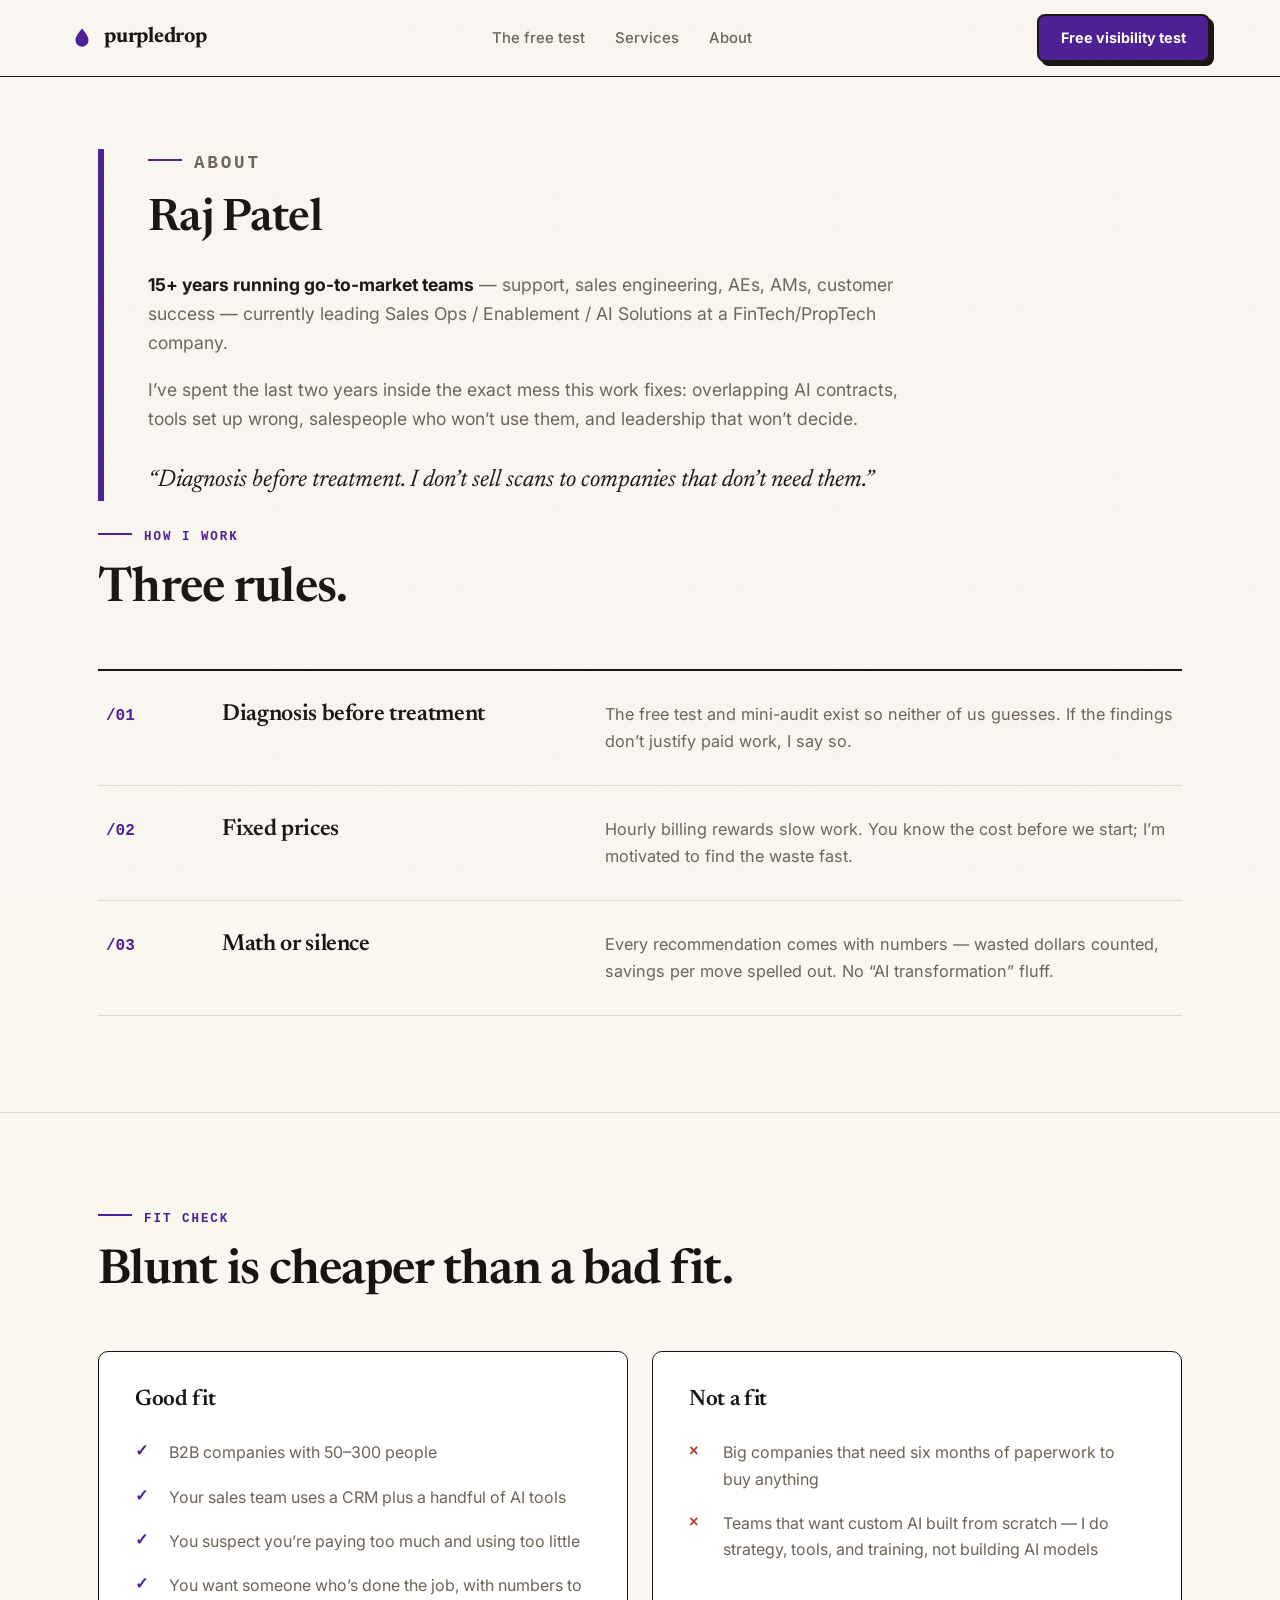
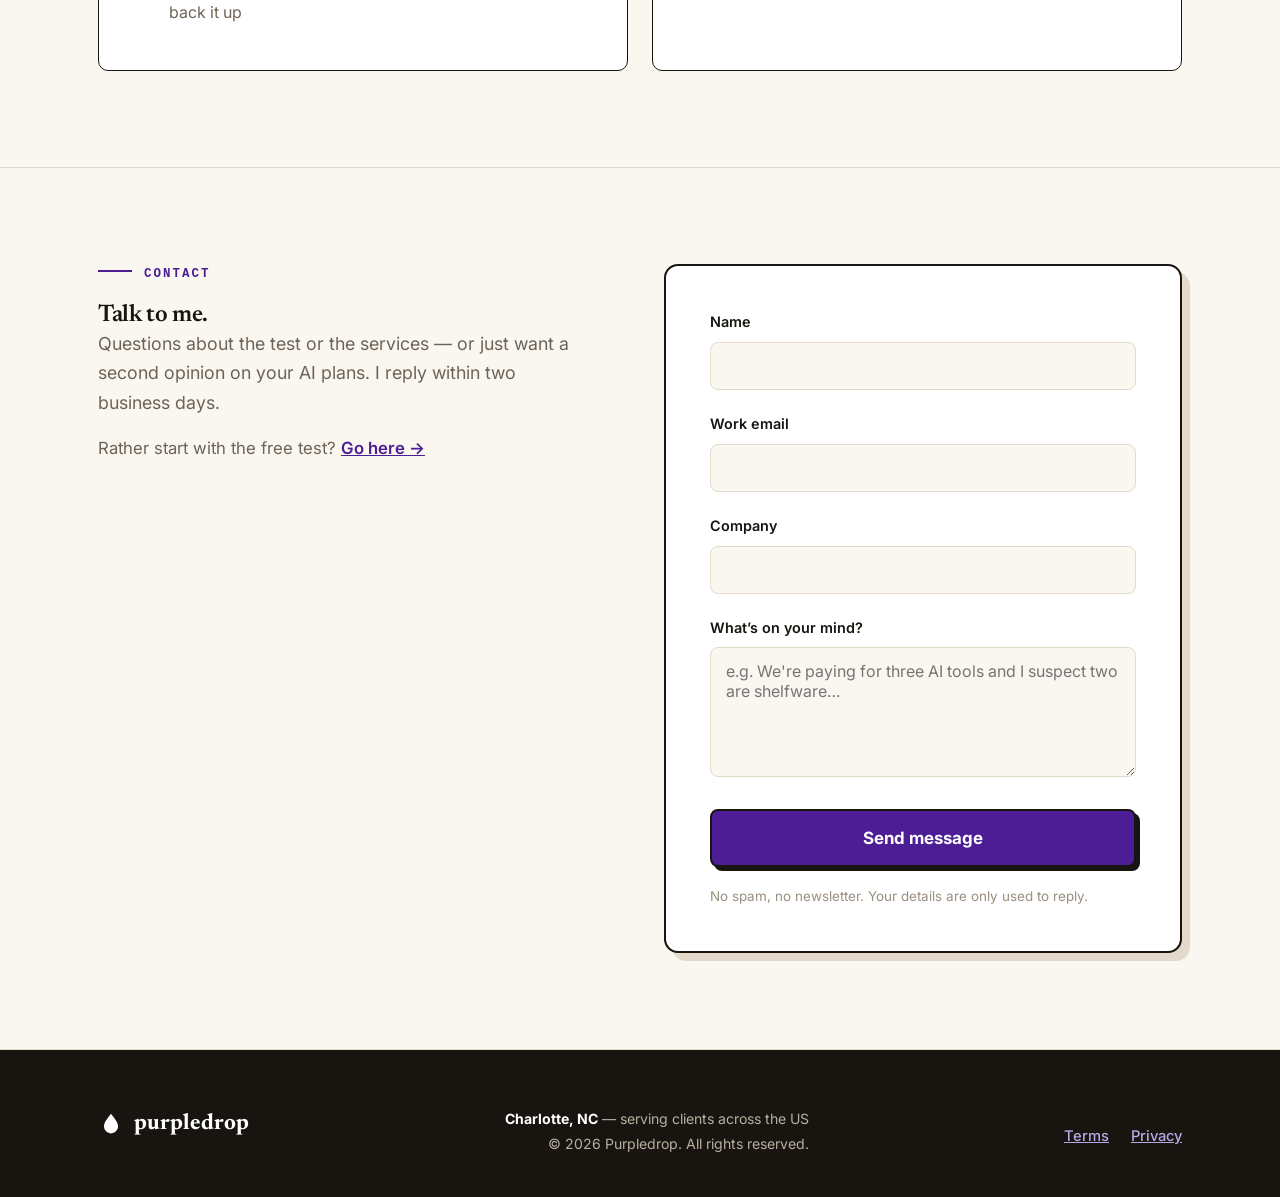
<file: about.html>
<!DOCTYPE html>
<html lang="en">
<head>
<meta charset="UTF-8">
<meta name="viewport" content="width=device-width, initial-scale=1.0">
<title>About — Purpledrop</title>
<meta name="description" content="Raj Patel: 15+ years running go-to-market teams, now helping B2B companies find the waste in their AI stacks. Diagnosis before treatment, fixed prices, math or silence.">
<link rel="preconnect" href="https://fonts.googleapis.com">
<link rel="preconnect" href="https://fonts.gstatic.com" crossorigin>
<link href="https://fonts.googleapis.com/css2?family=Inter:wght@400;500;600;700&family=Newsreader:ital,opsz,wght@0,6..72,400;0,6..72,600;0,6..72,700;1,6..72,400;1,6..72,600&display=swap" rel="stylesheet">
<link rel="stylesheet" href="styles.css">
<script>document.documentElement.classList.add('js');</script>
</head>
<body>

<header class="nav">
  <div class="wrap nav-inner">
    <a class="brand" href="index.html" aria-label="Purpledrop home">
      <svg class="dropmark" viewBox="0 0 24 24" aria-hidden="true"><path d="M12 2.5c3.2 4.1 6.5 7.9 6.5 11.7a6.5 6.5 0 1 1-13 0C5.5 10.4 8.8 6.6 12 2.5Z" fill="#4C1D95"/></svg>
      purpledrop
    </a>
    <nav class="nav-links" aria-label="Primary">
      <a href="test.html">The free test</a>
      <a href="services.html">Services</a>
      <a href="about.html" aria-current="page">About</a>
    </nav>
    <a class="btn btn-sm" href="test.html">Free visibility test</a>
  </div>
</header>

<main>
  <!-- BIO -->
  <section class="section page-hero">
    <div class="wrap">
      <div class="about-card reveal">
        <p class="kicker"><span class="rule"></span>About</p>
        <h2>Raj Patel</h2>
        <p><strong>15+ years running go-to-market teams</strong> — support, sales engineering, AEs, AMs, customer success — currently leading Sales Ops / Enablement / AI Solutions at a FinTech/PropTech company.</p>
        <p>I&rsquo;ve spent the last two years inside the exact mess this work fixes: overlapping AI contracts, tools set up wrong, salespeople who won&rsquo;t use them, and leadership that won&rsquo;t decide.</p>
        <p class="pull">&ldquo;Diagnosis before treatment. I don&rsquo;t sell scans to companies that don&rsquo;t need them.&rdquo;</p>
      </div>
    </div>
  </section>

  <!-- PRINCIPLES -->
  <section class="section" style="padding-top:0;">
    <div class="wrap">
      <div class="section-head">
        <p class="kicker reveal"><span class="rule"></span>How I work</p>
        <h2 class="reveal">Three rules.</h2>
      </div>
      <div class="rows">
        <div class="row reveal">
          <span class="n">/01</span>
          <h3>Diagnosis before treatment</h3>
          <p>The free test and mini-audit exist so neither of us guesses. If the findings don&rsquo;t justify paid work, I say so.</p>
        </div>
        <div class="row reveal">
          <span class="n">/02</span>
          <h3>Fixed prices</h3>
          <p>Hourly billing rewards slow work. You know the cost before we start; I&rsquo;m motivated to find the waste fast.</p>
        </div>
        <div class="row reveal">
          <span class="n">/03</span>
          <h3>Math or silence</h3>
          <p>Every recommendation comes with numbers — wasted dollars counted, savings per move spelled out. No &ldquo;AI transformation&rdquo; fluff.</p>
        </div>
      </div>
    </div>
  </section>

  <!-- FIT -->
  <section class="section">
    <div class="wrap">
      <div class="section-head">
        <p class="kicker reveal"><span class="rule"></span>Fit check</p>
        <h2 class="reveal">Blunt is cheaper than a bad fit.</h2>
      </div>
      <div class="fit-grid">
        <div class="fit fit-yes reveal">
          <h3>Good fit</h3>
          <ul>
            <li>B2B companies with 50–300 people</li>
            <li>Your sales team uses a CRM plus a handful of AI tools</li>
            <li>You suspect you&rsquo;re paying too much and using too little</li>
            <li>You want someone who&rsquo;s done the job, with numbers to back it up</li>
          </ul>
        </div>
        <div class="fit fit-no reveal">
          <h3>Not a fit</h3>
          <ul>
            <li>Big companies that need six months of paperwork to buy anything</li>
            <li>Teams that want custom AI built from scratch — I do strategy, tools, and training, not building AI models</li>
          </ul>
        </div>
      </div>
    </div>
  </section>

  <!-- CONTACT -->
  <section id="contact" class="section">
    <div class="wrap contact-grid">
      <div class="reveal">
        <p class="kicker"><span class="rule"></span>Contact</p>
        <h2>Talk to me.</h2>
        <p class="section-sub">Questions about the test or the services — or just want a second opinion on your AI plans. I reply within two business days.</p>
        <p class="contact-note">Rather start with the free test? <a href="test.html" style="color:var(--purple);font-weight:600;">Go here →</a></p>
      </div>
      <!-- FORM BACKEND: not wired yet. See README before launch. -->
      <form data-lead method="POST" action="#" class="reveal">
        <label for="c-name">Name</label>
        <input id="c-name" name="name" type="text" required autocomplete="name">
        <label for="c-email">Work email</label>
        <input id="c-email" name="email" type="email" required autocomplete="email">
        <label for="c-company">Company</label>
        <input id="c-company" name="company" type="text" required autocomplete="organization">
        <label for="c-msg">What&rsquo;s on your mind?</label>
        <textarea id="c-msg" name="message" required placeholder="e.g. We're paying for three AI tools and I suspect two are shelfware…"></textarea>
        <button class="btn btn-lg btn-block" type="submit">Send message</button>
        <p class="form-note">No spam, no newsletter. Your details are only used to reply.</p>
        <p class="form-status" role="status"></p>
      </form>
    </div>
  </section>
</main>

<footer>
  <div class="wrap foot-inner">
    <a class="foot-brand" href="index.html">
      <svg class="dropmark" viewBox="0 0 24 24" aria-hidden="true"><path d="M12 2.5c3.2 4.1 6.5 7.9 6.5 11.7a6.5 6.5 0 1 1-13 0C5.5 10.4 8.8 6.6 12 2.5Z" fill="#fff"/></svg>
      purpledrop
    </a>
    <p class="foot-note"><strong>Charlotte, NC</strong> — serving clients across the US<br>&copy; 2026 Purpledrop. All rights reserved.</p>
    <nav class="foot-links" aria-label="Legal">
      <a href="terms.html">Terms</a>
      <a href="privacy.html">Privacy</a>
    </nav>
  </div>
</footer>

<script type="module" src="main.js"></script>
</body>
</html>
</file>
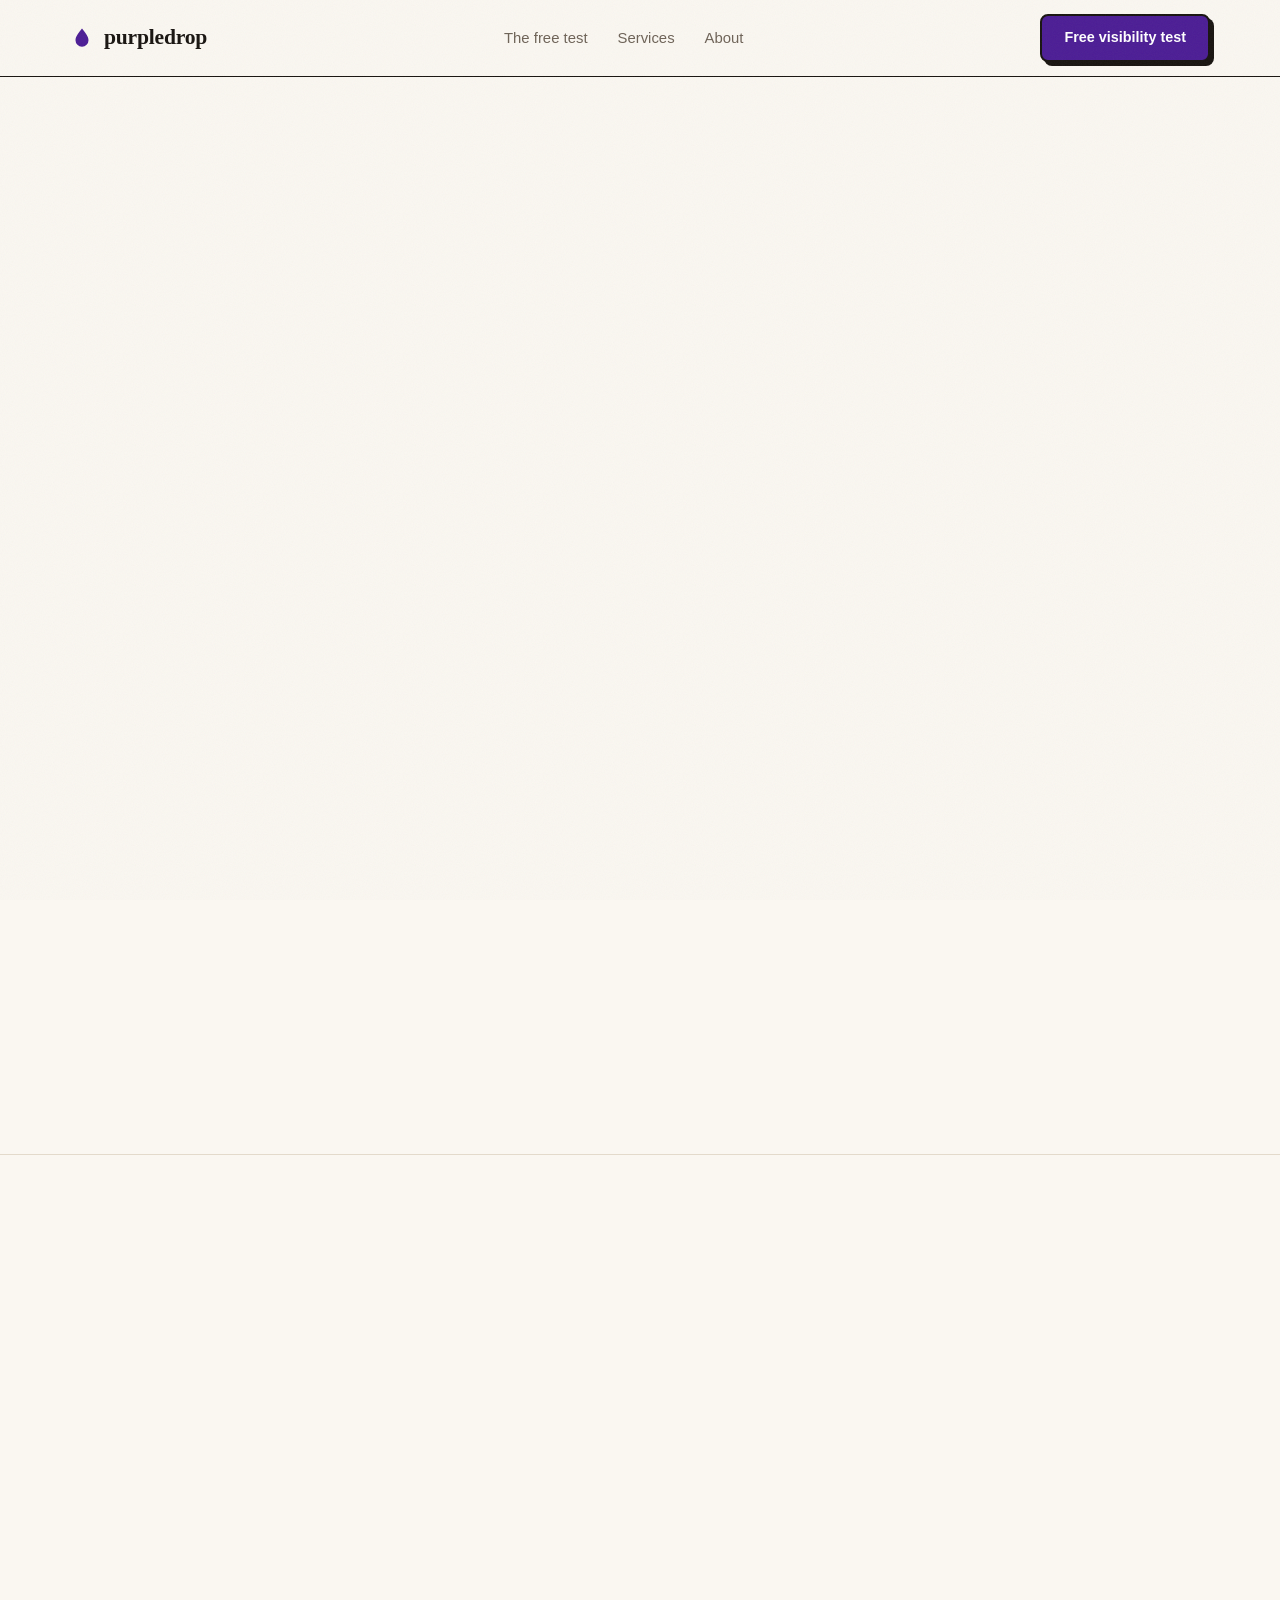
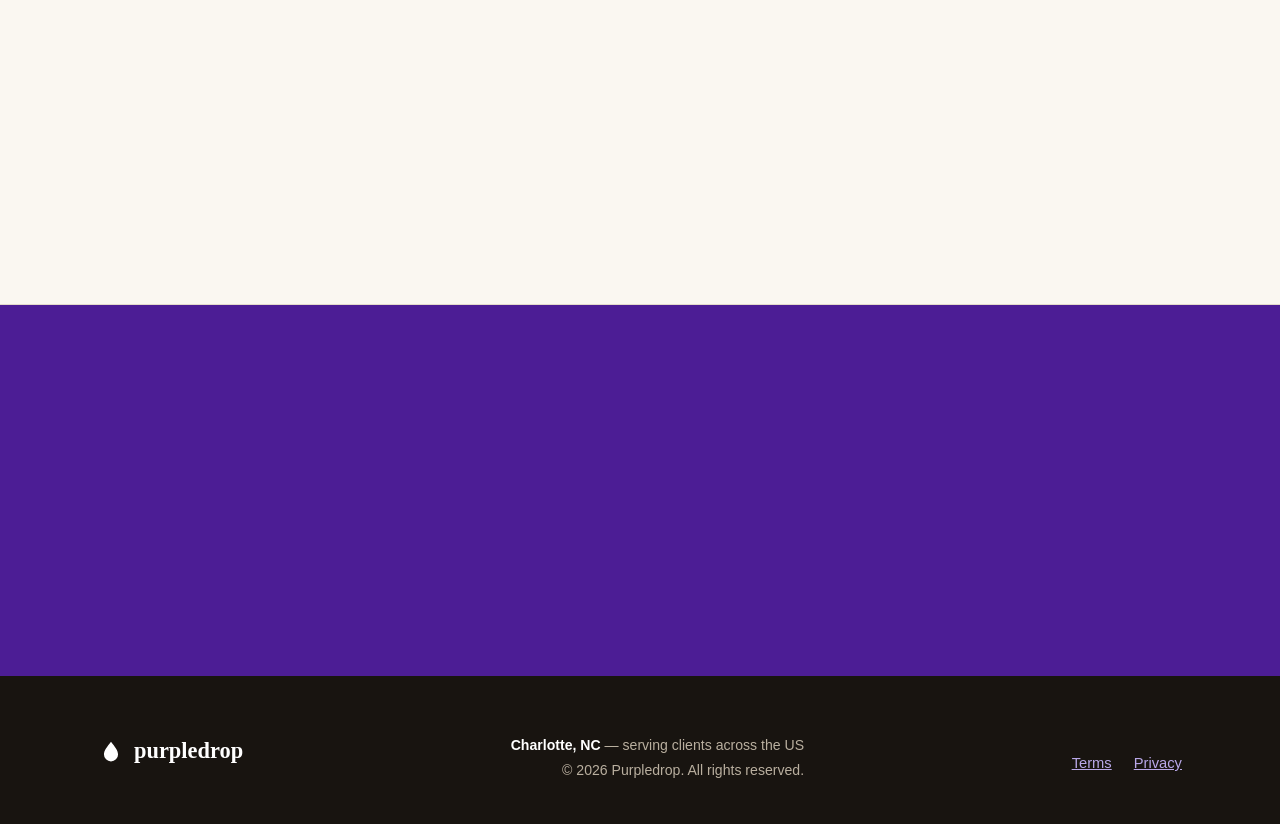
<file: audit.html>
<!DOCTYPE html>
<html lang="en">
<head>
<meta charset="UTF-8">
<meta http-equiv="refresh" content="0; url=services.html">
<title>Redirecting… — Purpledrop</title>
</head>
<body>
<p>This page has moved. <a href="services.html">Go to Services &amp; prices</a>.</p>
</body>
</html>
</file>
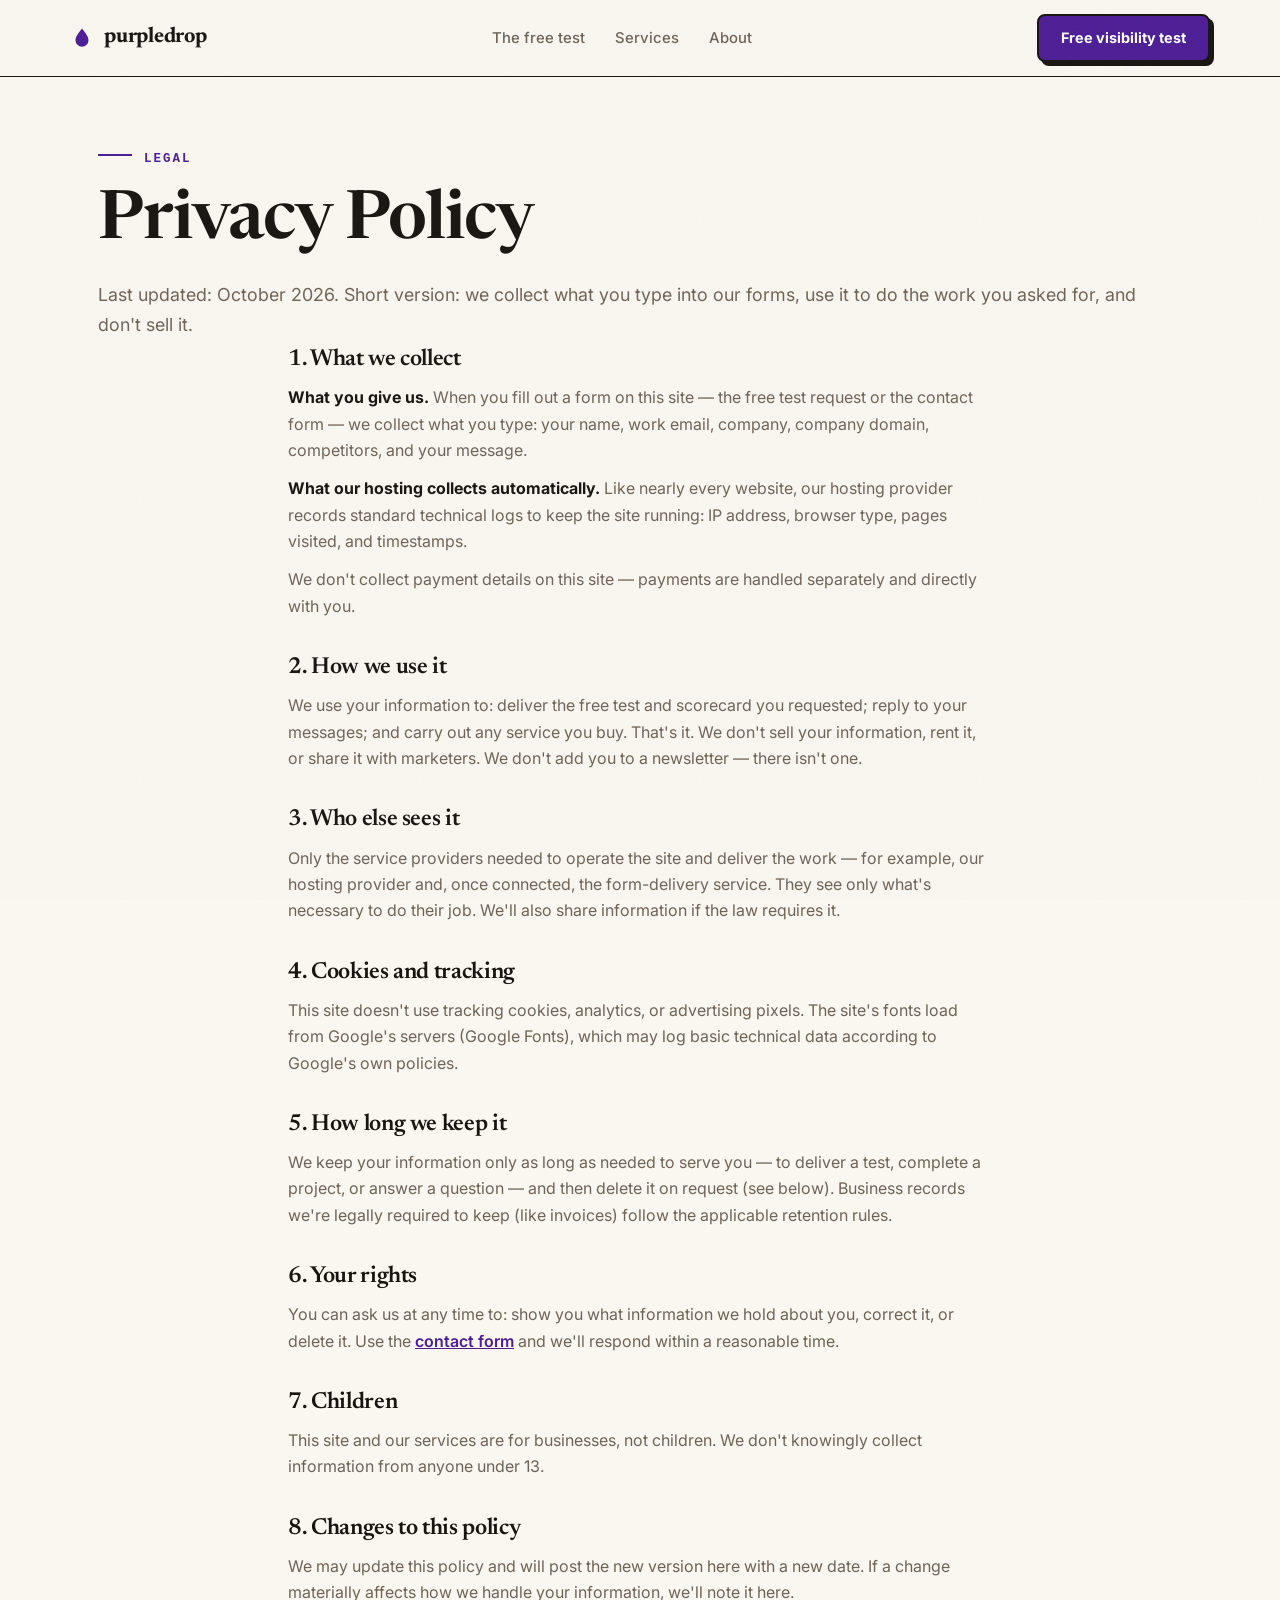
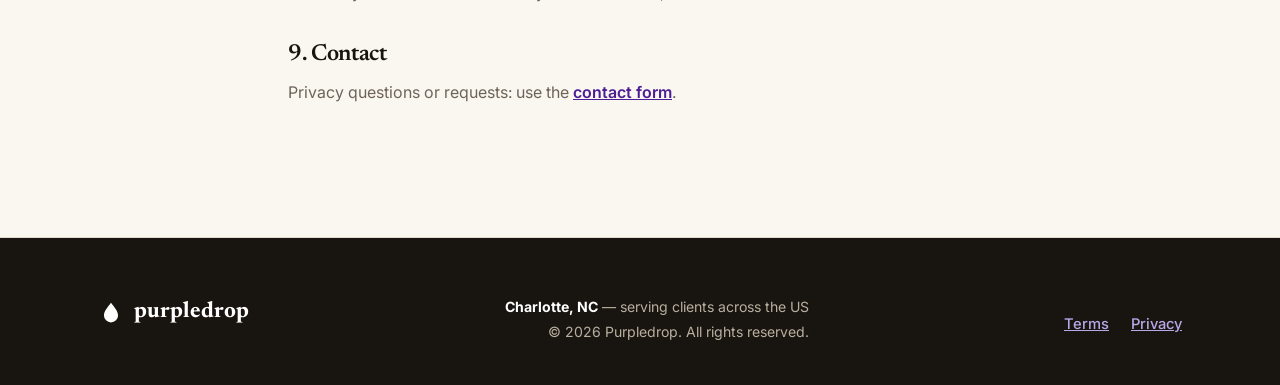
<file: privacy.html>
<!DOCTYPE html>
<html lang="en">
<head>
<meta charset="UTF-8">
<meta name="viewport" content="width=device-width, initial-scale=1.0">
<title>Privacy Policy — Purpledrop</title>
<meta name="description" content="Privacy policy for Purpledrop: what we collect, how we use it, and your rights.">
<link rel="preconnect" href="https://fonts.googleapis.com">
<link rel="preconnect" href="https://fonts.gstatic.com" crossorigin>
<link href="https://fonts.googleapis.com/css2?family=Inter:wght@400;500;600;700&family=Newsreader:ital,opsz,wght@0,6..72,400;0,6..72,600;0,6..72,700;1,6..72,400;1,6..72,600&display=swap" rel="stylesheet">
<link rel="stylesheet" href="styles.css">
<script>document.documentElement.classList.add('js');</script>
</head>
<body>

<header class="nav">
  <div class="wrap nav-inner">
    <a class="brand" href="index.html" aria-label="Purpledrop home">
      <svg class="dropmark" viewBox="0 0 24 24" aria-hidden="true"><path d="M12 2.5c3.2 4.1 6.5 7.9 6.5 11.7a6.5 6.5 0 1 1-13 0C5.5 10.4 8.8 6.6 12 2.5Z" fill="#4C1D95"/></svg>
      purpledrop
    </a>
    <nav class="nav-links" aria-label="Primary">
      <a href="test.html">The free test</a>
      <a href="services.html">Services</a>
      <a href="about.html">About</a>
    </nav>
    <a class="btn btn-sm" href="test.html">Free visibility test</a>
  </div>
</header>

<main>
  <section class="section page-hero">
    <div class="wrap">
      <p class="kicker reveal"><span class="rule"></span>Legal</p>
      <h1 class="reveal" style="font-size:clamp(2.6rem,5.4vw,4.2rem);max-width:16ch;">Privacy Policy</h1>
      <p class="section-sub reveal" style="margin-top:20px;">Last updated: October 2026. Short version: we collect what you type into our forms, use it to do the work you asked for, and don't sell it.</p>
    </div>
  </section>

  <section class="section" style="padding-top:0;">
    <div class="wrap legal-body">
      <div class="reveal">
        <h3>1. What we collect</h3>
        <p><strong>What you give us.</strong> When you fill out a form on this site — the free test request or the contact form — we collect what you type: your name, work email, company, company domain, competitors, and your message.</p>
        <p><strong>What our hosting collects automatically.</strong> Like nearly every website, our hosting provider records standard technical logs to keep the site running: IP address, browser type, pages visited, and timestamps.</p>
        <p>We don't collect payment details on this site — payments are handled separately and directly with you.</p>
      </div>
      <div class="reveal">
        <h3>2. How we use it</h3>
        <p>We use your information to: deliver the free test and scorecard you requested; reply to your messages; and carry out any service you buy. That's it. We don't sell your information, rent it, or share it with marketers. We don't add you to a newsletter — there isn't one.</p>
      </div>
      <div class="reveal">
        <h3>3. Who else sees it</h3>
        <p>Only the service providers needed to operate the site and deliver the work — for example, our hosting provider and, once connected, the form-delivery service. They see only what's necessary to do their job. We'll also share information if the law requires it.</p>
      </div>
      <div class="reveal">
        <h3>4. Cookies and tracking</h3>
        <p>This site doesn't use tracking cookies, analytics, or advertising pixels. The site's fonts load from Google's servers (Google Fonts), which may log basic technical data according to Google's own policies.</p>
      </div>
      <div class="reveal">
        <h3>5. How long we keep it</h3>
        <p>We keep your information only as long as needed to serve you — to deliver a test, complete a project, or answer a question — and then delete it on request (see below). Business records we're legally required to keep (like invoices) follow the applicable retention rules.</p>
      </div>
      <div class="reveal">
        <h3>6. Your rights</h3>
        <p>You can ask us at any time to: show you what information we hold about you, correct it, or delete it. Use the <a href="about.html#contact" style="color:var(--purple);font-weight:600;">contact form</a> and we'll respond within a reasonable time.</p>
      </div>
      <div class="reveal">
        <h3>7. Children</h3>
        <p>This site and our services are for businesses, not children. We don't knowingly collect information from anyone under 13.</p>
      </div>
      <div class="reveal">
        <h3>8. Changes to this policy</h3>
        <p>We may update this policy and will post the new version here with a new date. If a change materially affects how we handle your information, we'll note it here.</p>
      </div>
      <div class="reveal">
        <h3>9. Contact</h3>
        <p>Privacy questions or requests: use the <a href="about.html#contact" style="color:var(--purple);font-weight:600;">contact form</a>.</p>
      </div>
    </div>
  </section>
</main>

<footer>
  <div class="wrap foot-inner">
    <a class="foot-brand" href="index.html">
      <svg class="dropmark" viewBox="0 0 24 24" aria-hidden="true"><path d="M12 2.5c3.2 4.1 6.5 7.9 6.5 11.7a6.5 6.5 0 1 1-13 0C5.5 10.4 8.8 6.6 12 2.5Z" fill="#fff"/></svg>
      purpledrop
    </a>
    <p class="foot-note"><strong>Charlotte, NC</strong> — serving clients across the US<br>&copy; 2026 Purpledrop. All rights reserved.</p>
    <nav class="foot-links" aria-label="Legal">
      <a href="terms.html">Terms</a>
      <a href="privacy.html" aria-current="page">Privacy</a>
    </nav>
  </div>
</footer>

<script type="module" src="main.js"></script>
</body>
</html>
</file>
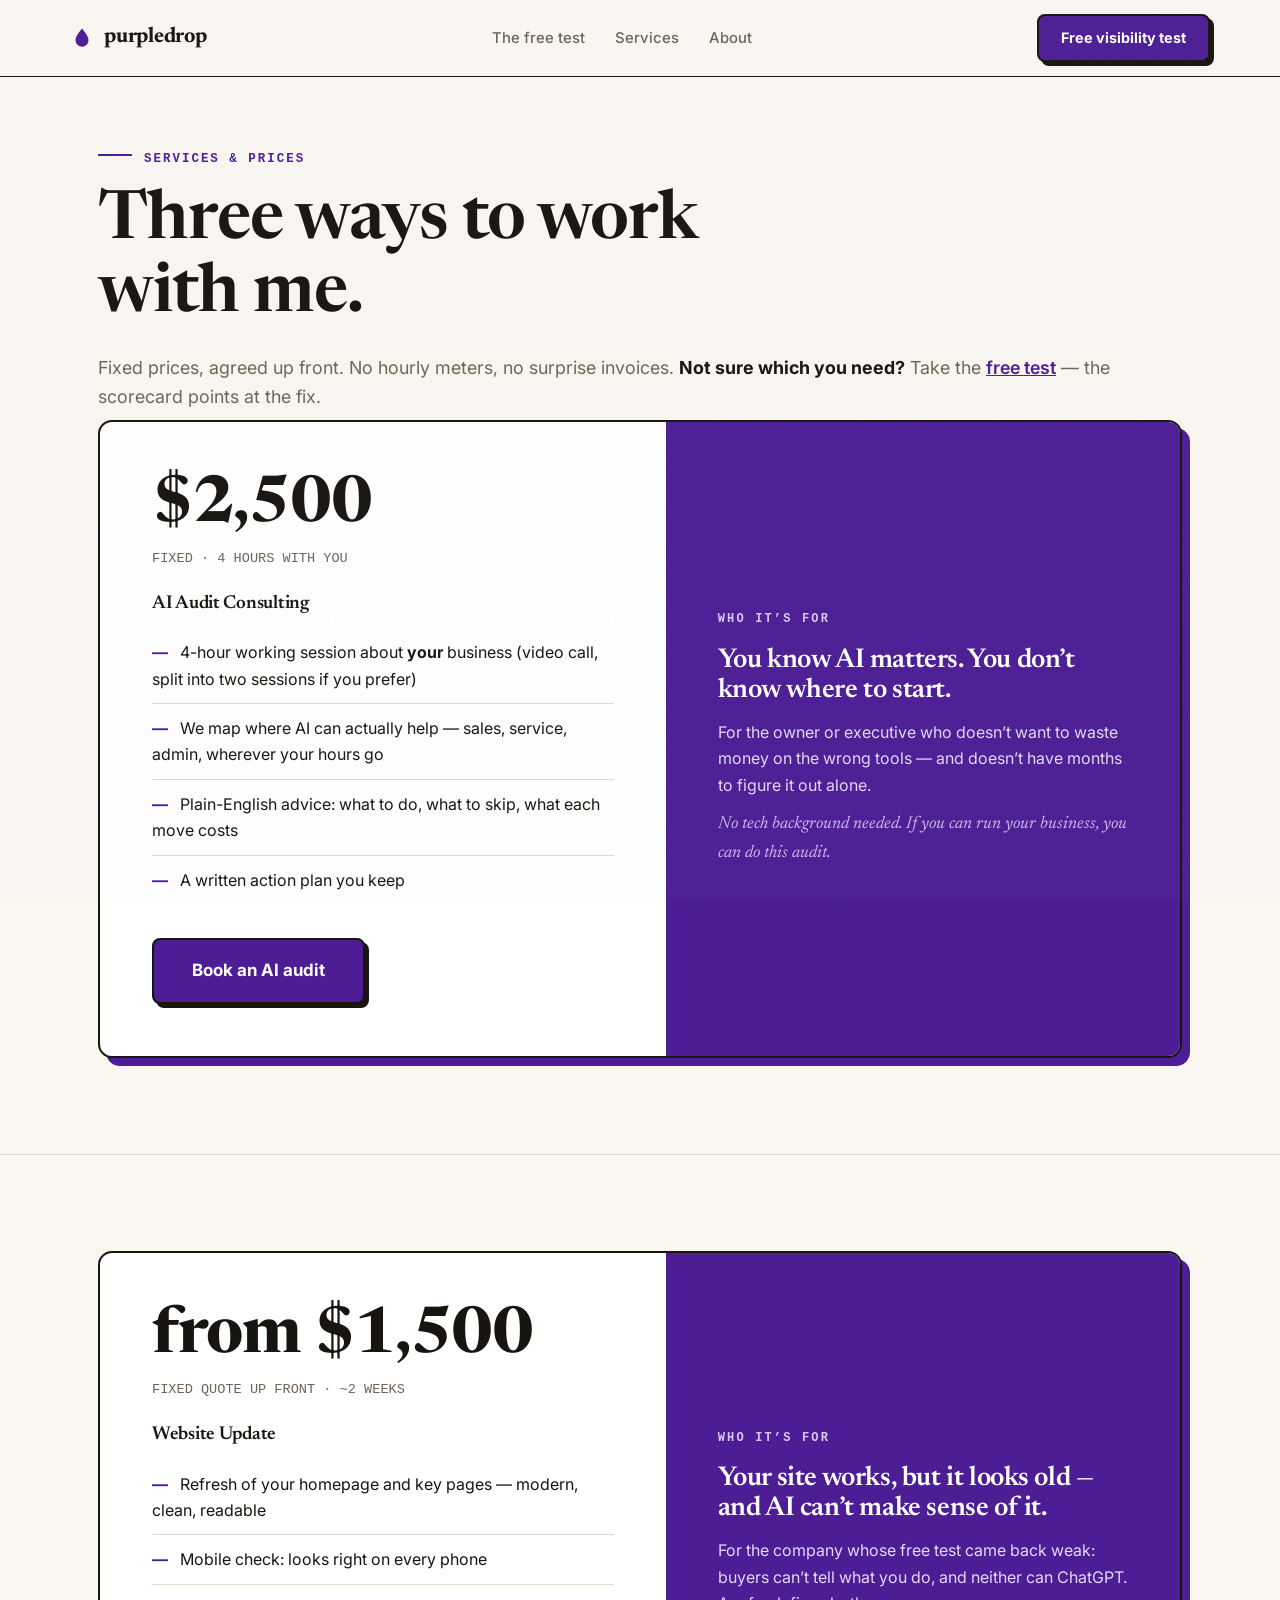
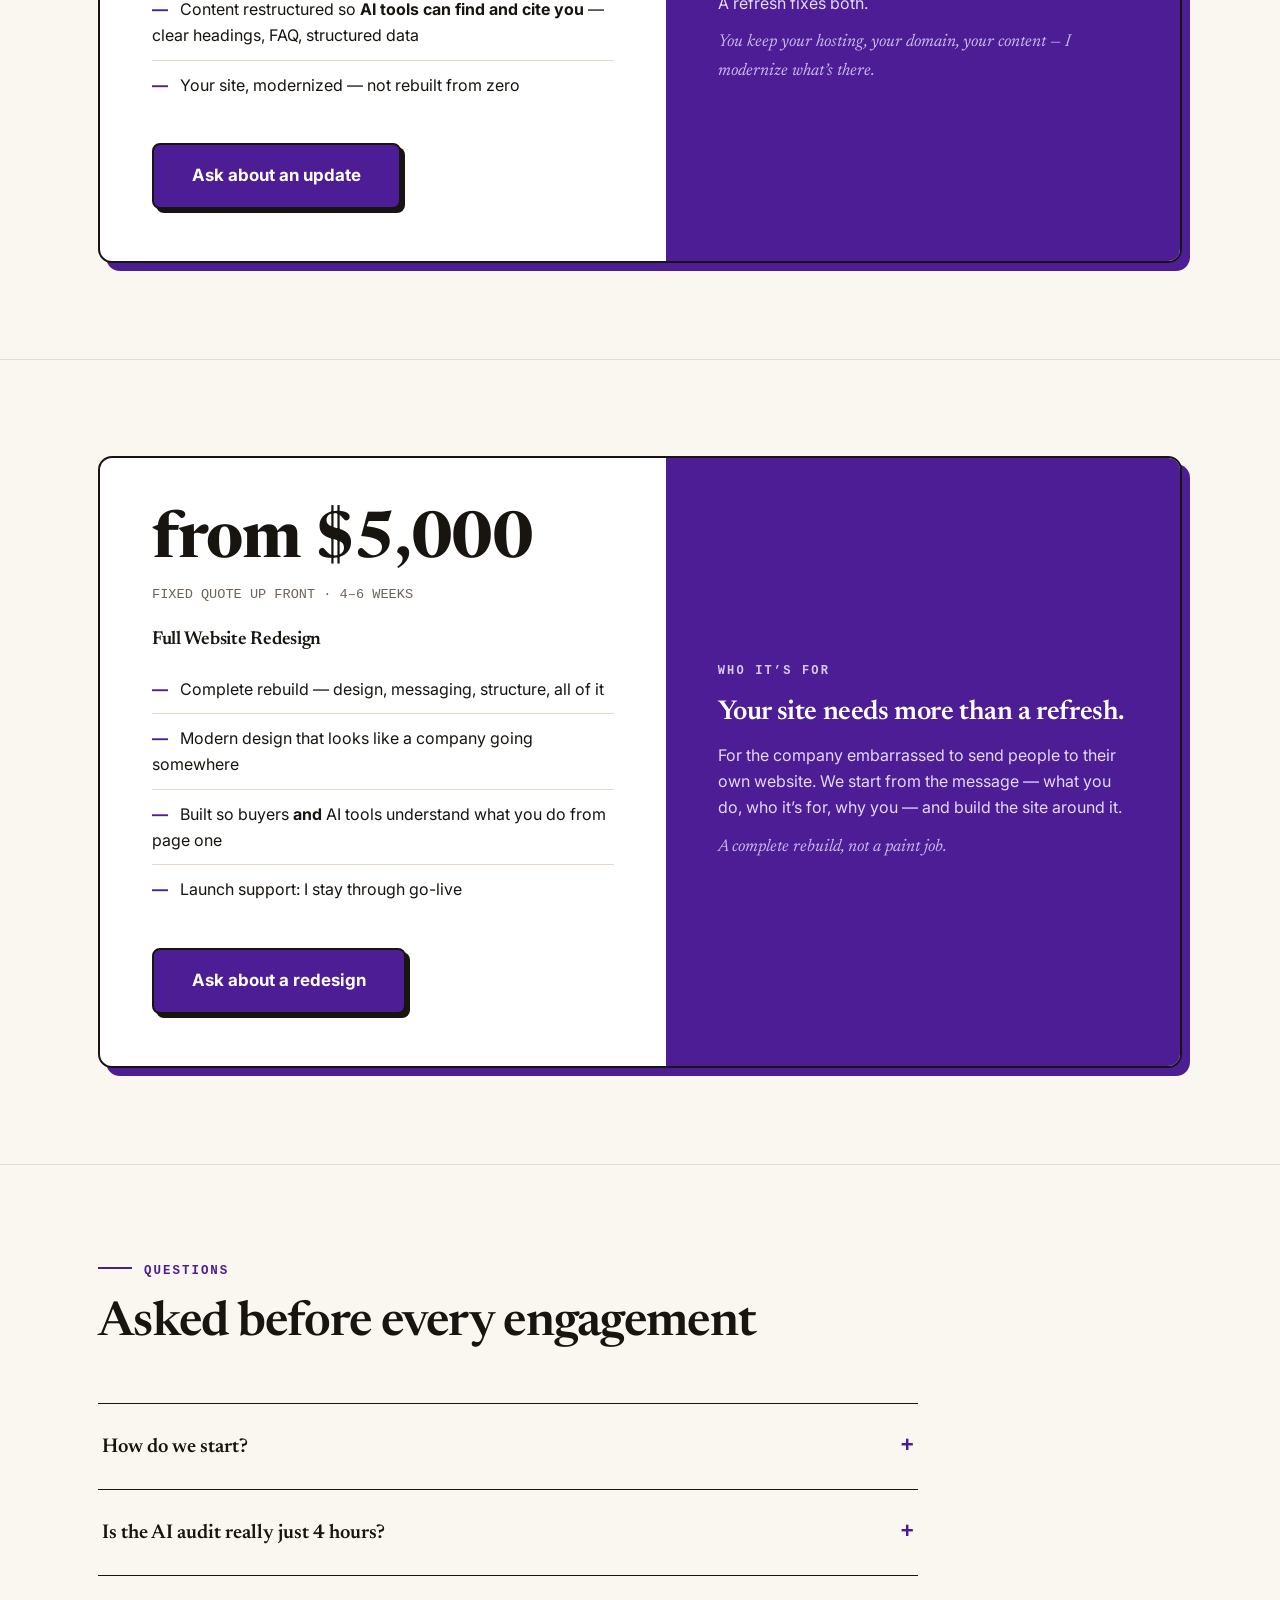
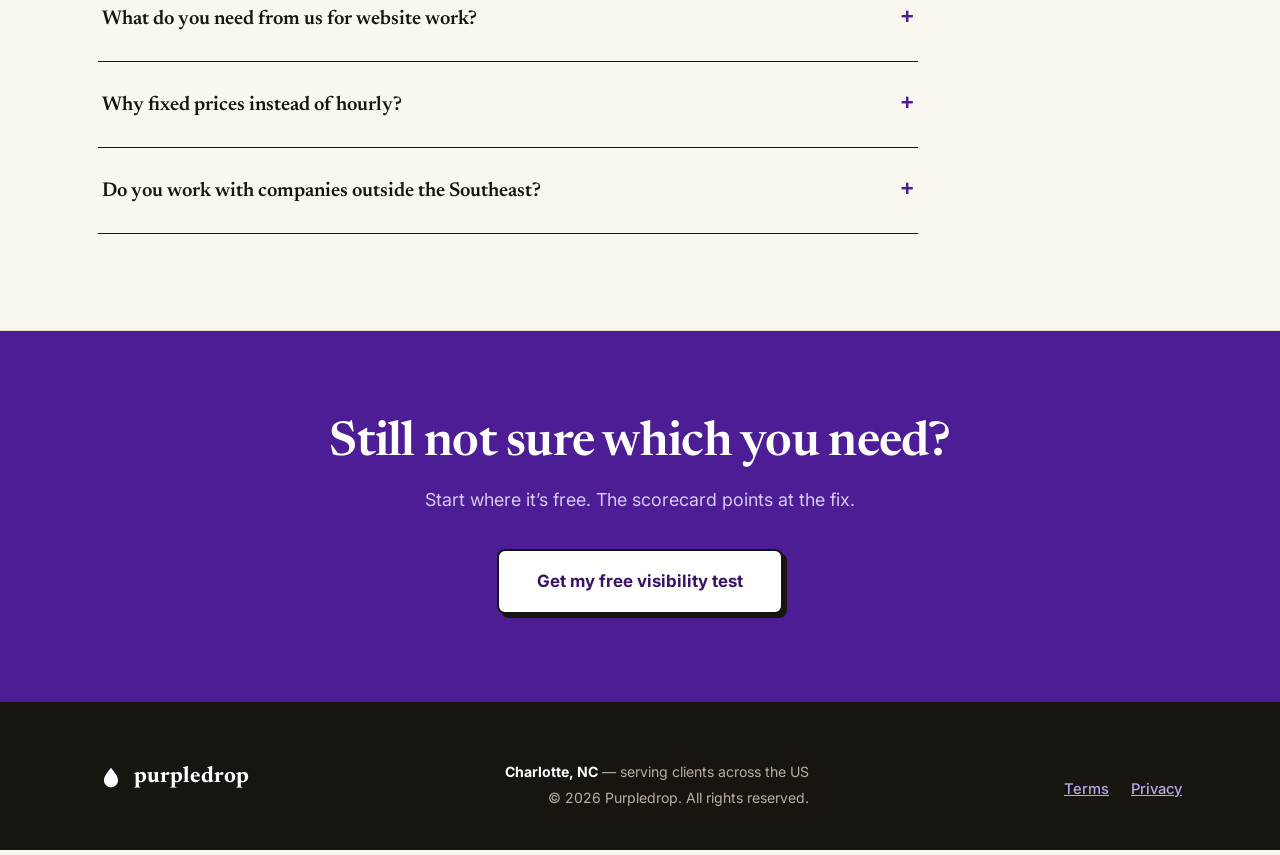
<file: services.html>
<!DOCTYPE html>
<html lang="en">
<head>
<meta charset="UTF-8">
<meta name="viewport" content="width=device-width, initial-scale=1.0">
<title>Services &amp; Prices — Purpledrop</title>
<meta name="description" content="Three ways to work with Purpledrop: AI Audit consulting ($2,500, 4 hours), Website Update (from $1,500), Full Website Redesign (from $5,000). Fixed prices, plain English.">
<link rel="preconnect" href="https://fonts.googleapis.com">
<link rel="preconnect" href="https://fonts.gstatic.com" crossorigin>
<link href="https://fonts.googleapis.com/css2?family=Inter:wght@400;500;600;700&family=Newsreader:ital,opsz,wght@0,6..72,400;0,6..72,600;0,6..72,700;1,6..72,400;1,6..72,600&display=swap" rel="stylesheet">
<link rel="stylesheet" href="styles.css">
<script>document.documentElement.classList.add('js');</script>
</head>
<body>

<header class="nav">
  <div class="wrap nav-inner">
    <a class="brand" href="index.html" aria-label="Purpledrop home">
      <svg class="dropmark" viewBox="0 0 24 24" aria-hidden="true"><path d="M12 2.5c3.2 4.1 6.5 7.9 6.5 11.7a6.5 6.5 0 1 1-13 0C5.5 10.4 8.8 6.6 12 2.5Z" fill="#4C1D95"/></svg>
      purpledrop
    </a>
    <nav class="nav-links" aria-label="Primary">
      <a href="test.html">The free test</a>
      <a href="services.html" aria-current="page">Services</a>
      <a href="about.html">About</a>
    </nav>
    <a class="btn btn-sm" href="test.html">Free visibility test</a>
  </div>
</header>

<main>
  <!-- INTRO -->
  <section class="section page-hero">
    <div class="wrap">
      <p class="kicker reveal"><span class="rule"></span>Services &amp; prices</p>
      <h1 class="reveal" style="font-size:clamp(2.6rem,5.4vw,4.2rem);max-width:16ch;">Three ways to work with me.</h1>
      <p class="section-sub reveal" style="margin-top:20px;">Fixed prices, agreed up front. No hourly meters, no surprise invoices. <strong style="color:var(--ink);">Not sure which you need?</strong> Take the <a href="test.html" style="color:var(--purple);font-weight:600;">free test</a> — the scorecard points at the fix.</p>
    </div>
  </section>

  <!-- SERVICE 1: AI AUDIT -->
  <section class="section" style="padding-top:0;">
    <div class="wrap">
      <div class="price-panel reveal">
        <div class="price-main">
          <div class="amount">$2,500</div>
          <p class="per">FIXED · 4 HOURS WITH YOU</p>
          <h3 style="margin-bottom:14px;">AI Audit Consulting</h3>
          <ul>
            <li>4-hour working session about <strong>your</strong> business (video call, split into two sessions if you prefer)</li>
            <li>We map where AI can actually help — sales, service, admin, wherever your hours go</li>
            <li>Plain-English advice: what to do, what to skip, what each move costs</li>
            <li>A written action plan you keep</li>
          </ul>
          <a class="btn btn-lg" href="about.html#contact">Book an AI audit</a>
        </div>
        <div class="guarantee">
          <p class="g-label">Who it&rsquo;s for</p>
          <h3>You know AI matters. You don&rsquo;t know where to start.</h3>
          <p>For the owner or executive who doesn&rsquo;t want to waste money on the wrong tools — and doesn&rsquo;t have months to figure it out alone.</p>
          <p>No tech background needed. If you can run your business, you can do this audit.</p>
        </div>
      </div>
    </div>
  </section>

  <!-- SERVICE 2: WEBSITE UPDATE -->
  <section class="section">
    <div class="wrap">
      <div class="price-panel reveal">
        <div class="price-main">
          <div class="amount">from $1,500</div>
          <p class="per">FIXED QUOTE UP FRONT · ~2 WEEKS</p>
          <h3 style="margin-bottom:14px;">Website Update</h3>
          <ul>
            <li>Refresh of your homepage and key pages — modern, clean, readable</li>
            <li>Mobile check: looks right on every phone</li>
            <li>Content restructured so <strong>AI tools can find and cite you</strong> — clear headings, FAQ, structured data</li>
            <li>Your site, modernized — not rebuilt from zero</li>
          </ul>
          <a class="btn btn-lg" href="about.html#contact">Ask about an update</a>
        </div>
        <div class="guarantee">
          <p class="g-label">Who it&rsquo;s for</p>
          <h3>Your site works, but it looks old — and AI can&rsquo;t make sense of it.</h3>
          <p>For the company whose free test came back weak: buyers can&rsquo;t tell what you do, and neither can ChatGPT. A refresh fixes both.</p>
          <p>You keep your hosting, your domain, your content — I modernize what&rsquo;s there.</p>
        </div>
      </div>
    </div>
  </section>

  <!-- SERVICE 3: FULL REDESIGN -->
  <section class="section">
    <div class="wrap">
      <div class="price-panel reveal">
        <div class="price-main">
          <div class="amount">from $5,000</div>
          <p class="per">FIXED QUOTE UP FRONT · 4–6 WEEKS</p>
          <h3 style="margin-bottom:14px;">Full Website Redesign</h3>
          <ul>
            <li>Complete rebuild — design, messaging, structure, all of it</li>
            <li>Modern design that looks like a company going somewhere</li>
            <li>Built so buyers <strong>and</strong> AI tools understand what you do from page one</li>
            <li>Launch support: I stay through go-live</li>
          </ul>
          <a class="btn btn-lg" href="about.html#contact">Ask about a redesign</a>
        </div>
        <div class="guarantee">
          <p class="g-label">Who it&rsquo;s for</p>
          <h3>Your site needs more than a refresh.</h3>
          <p>For the company embarrassed to send people to their own website. We start from the message — what you do, who it&rsquo;s for, why you — and build the site around it.</p>
          <p>A complete rebuild, not a paint job.</p>
        </div>
      </div>
    </div>
  </section>

  <!-- FAQ -->
  <section class="section">
    <div class="wrap">
      <div class="section-head">
        <p class="kicker reveal"><span class="rule"></span>Questions</p>
        <h2 class="reveal">Asked before every engagement</h2>
      </div>
      <div class="faq-list">
        <details class="reveal">
          <summary>How do we start?</summary>
          <p>Take the <a href="test.html" style="color:var(--purple);font-weight:600;">free visibility test</a> — the scorecard usually makes the choice obvious. Or skip straight to booking the AI audit if you already know that&rsquo;s what you need.</p>
        </details>
        <details class="reveal">
          <summary>Is the AI audit really just 4 hours?</summary>
          <p>Four hours of working time with you, focused on your business — then I write up the action plan. Bounded on purpose: you get answers, not an engagement that never ends.</p>
        </details>
        <details class="reveal">
          <summary>What do you need from us for website work?</summary>
          <p>Access to your site and hosting, your logo and brand assets, and one hour for a kickoff call. I handle the rest and check in at milestones — you&rsquo;re not project-managing me.</p>
        </details>
        <details class="reveal">
          <summary>Why fixed prices instead of hourly?</summary>
          <p>Because hourly billing rewards slow work. You should know the cost before we start, and I should be motivated to finish fast.</p>
        </details>
        <details class="reveal">
          <summary>Do you work with companies outside the Southeast?</summary>
          <p>Yes. I&rsquo;m based in Charlotte, NC and everything runs remote, so geography doesn&rsquo;t change delivery.</p>
        </details>
      </div>
    </div>
  </section>

  <!-- CTA BAND -->
  <section class="band">
    <div class="wrap">
      <h2 class="reveal">Still not sure which you need?</h2>
      <p class="reveal">Start where it&rsquo;s free. The scorecard points at the fix.</p>
      <a class="btn btn-lg btn-light reveal" href="test.html">Get my free visibility test</a>
    </div>
  </section>
</main>

<footer>
  <div class="wrap foot-inner">
    <a class="foot-brand" href="index.html">
      <svg class="dropmark" viewBox="0 0 24 24" aria-hidden="true"><path d="M12 2.5c3.2 4.1 6.5 7.9 6.5 11.7a6.5 6.5 0 1 1-13 0C5.5 10.4 8.8 6.6 12 2.5Z" fill="#fff"/></svg>
      purpledrop
    </a>
    <p class="foot-note"><strong>Charlotte, NC</strong> — serving clients across the US<br>&copy; 2026 Purpledrop. All rights reserved.</p>
    <nav class="foot-links" aria-label="Legal">
      <a href="terms.html">Terms</a>
      <a href="privacy.html">Privacy</a>
    </nav>
  </div>
</footer>

<script type="module" src="main.js"></script>
</body>
</html>
</file>
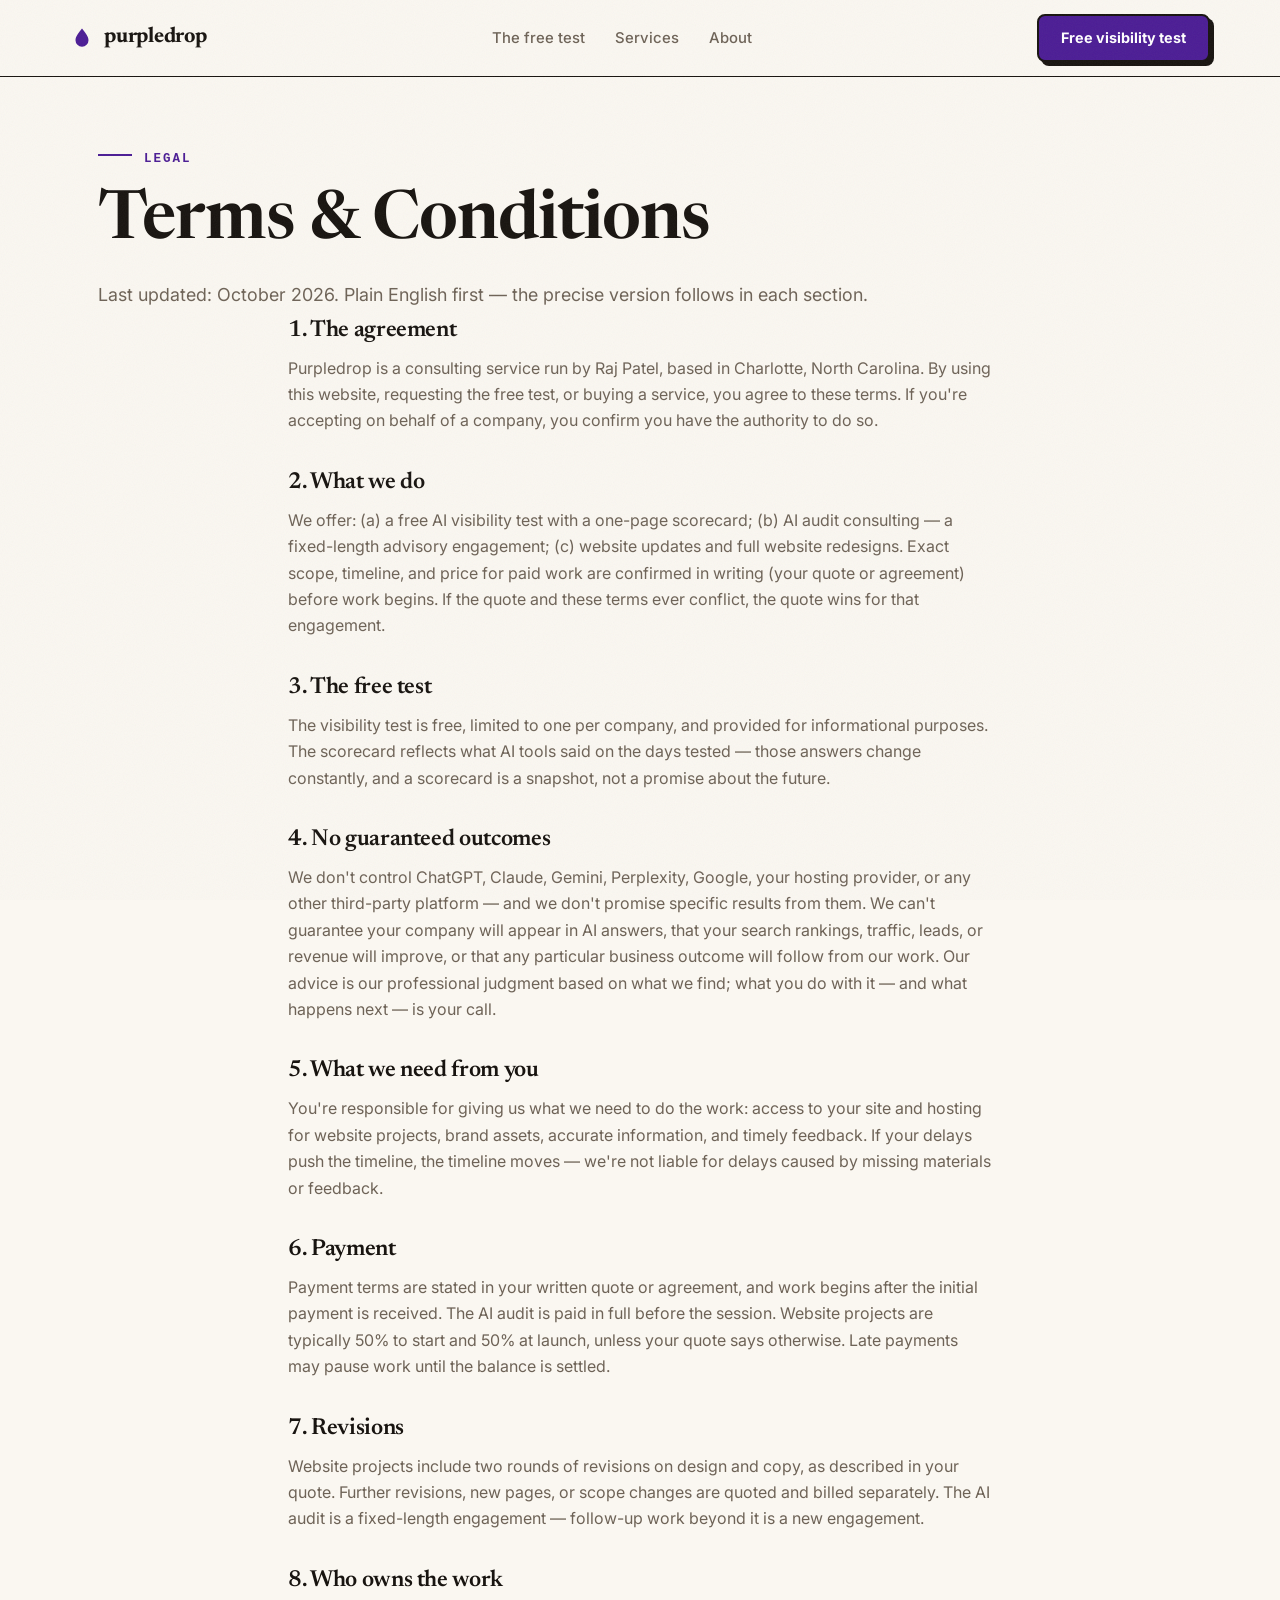
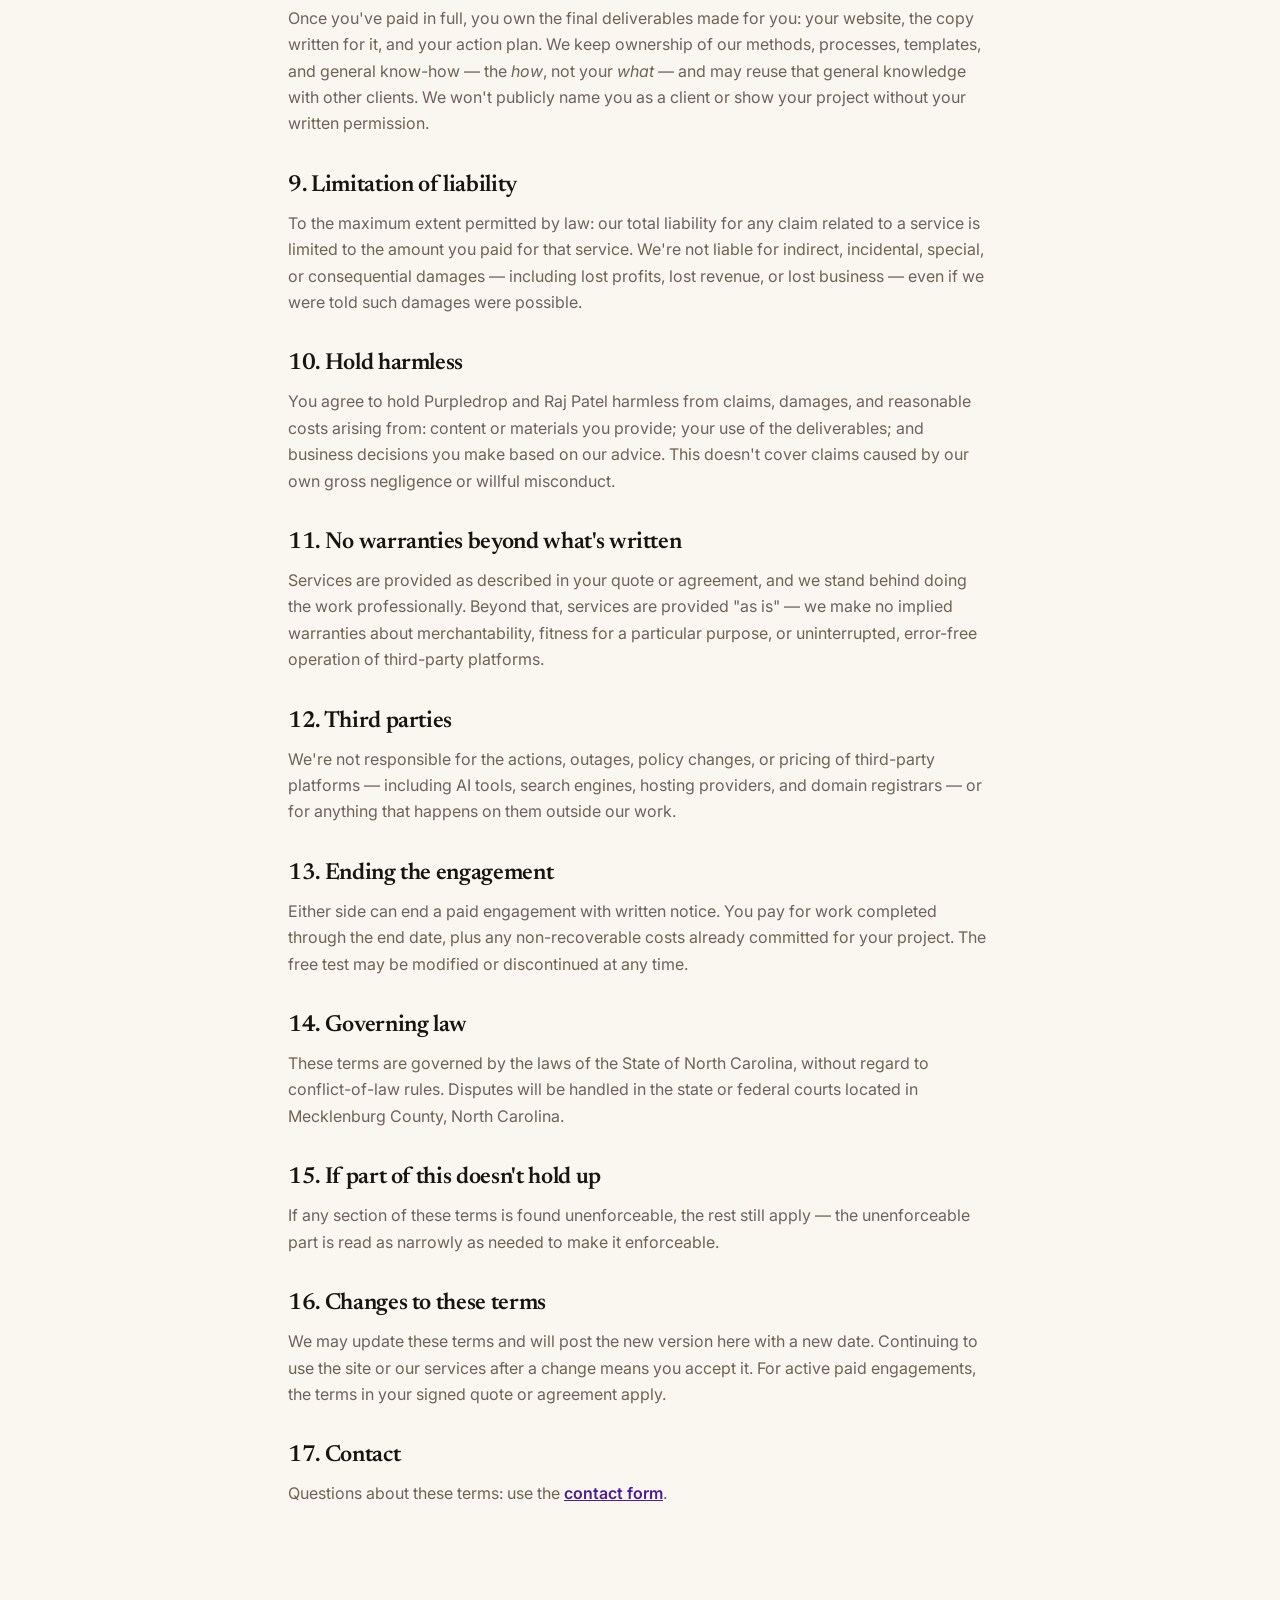
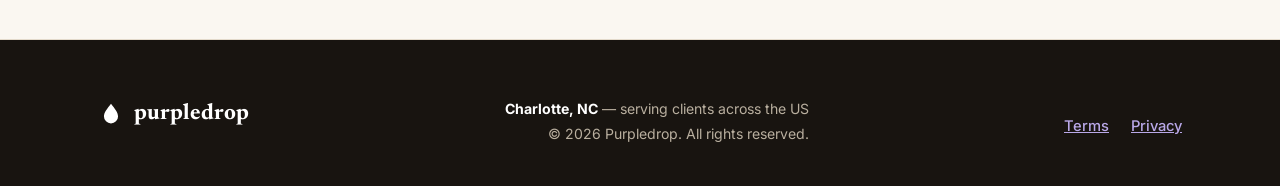
<file: terms.html>
<!DOCTYPE html>
<html lang="en">
<head>
<meta charset="UTF-8">
<meta name="viewport" content="width=device-width, initial-scale=1.0">
<title>Terms &amp; Conditions — Purpledrop</title>
<meta name="description" content="Terms and conditions for Purpledrop's services: what we do, payment, liability limits, and your responsibilities.">
<link rel="preconnect" href="https://fonts.googleapis.com">
<link rel="preconnect" href="https://fonts.gstatic.com" crossorigin>
<link href="https://fonts.googleapis.com/css2?family=Inter:wght@400;500;600;700&family=Newsreader:ital,opsz,wght@0,6..72,400;0,6..72,600;0,6..72,700;1,6..72,400;1,6..72,600&display=swap" rel="stylesheet">
<link rel="stylesheet" href="styles.css">
<script>document.documentElement.classList.add('js');</script>
</head>
<body>

<header class="nav">
  <div class="wrap nav-inner">
    <a class="brand" href="index.html" aria-label="Purpledrop home">
      <svg class="dropmark" viewBox="0 0 24 24" aria-hidden="true"><path d="M12 2.5c3.2 4.1 6.5 7.9 6.5 11.7a6.5 6.5 0 1 1-13 0C5.5 10.4 8.8 6.6 12 2.5Z" fill="#4C1D95"/></svg>
      purpledrop
    </a>
    <nav class="nav-links" aria-label="Primary">
      <a href="test.html">The free test</a>
      <a href="services.html">Services</a>
      <a href="about.html">About</a>
    </nav>
    <a class="btn btn-sm" href="test.html">Free visibility test</a>
  </div>
</header>

<main>
  <section class="section page-hero">
    <div class="wrap">
      <p class="kicker reveal"><span class="rule"></span>Legal</p>
      <h1 class="reveal" style="font-size:clamp(2.6rem,5.4vw,4.2rem);max-width:16ch;">Terms &amp; Conditions</h1>
      <p class="section-sub reveal" style="margin-top:20px;">Last updated: October 2026. Plain English first — the precise version follows in each section.</p>
    </div>
  </section>

  <section class="section" style="padding-top:0;">
    <div class="wrap legal-body">
      <div class="reveal">
        <h3>1. The agreement</h3>
        <p>Purpledrop is a consulting service run by Raj Patel, based in Charlotte, North Carolina. By using this website, requesting the free test, or buying a service, you agree to these terms. If you're accepting on behalf of a company, you confirm you have the authority to do so.</p>
      </div>
      <div class="reveal">
        <h3>2. What we do</h3>
        <p>We offer: (a) a free AI visibility test with a one-page scorecard; (b) AI audit consulting — a fixed-length advisory engagement; (c) website updates and full website redesigns. Exact scope, timeline, and price for paid work are confirmed in writing (your quote or agreement) before work begins. If the quote and these terms ever conflict, the quote wins for that engagement.</p>
      </div>
      <div class="reveal">
        <h3>3. The free test</h3>
        <p>The visibility test is free, limited to one per company, and provided for informational purposes. The scorecard reflects what AI tools said on the days tested — those answers change constantly, and a scorecard is a snapshot, not a promise about the future.</p>
      </div>
      <div class="reveal">
        <h3>4. No guaranteed outcomes</h3>
        <p>We don't control ChatGPT, Claude, Gemini, Perplexity, Google, your hosting provider, or any other third-party platform — and we don't promise specific results from them. We can't guarantee your company will appear in AI answers, that your search rankings, traffic, leads, or revenue will improve, or that any particular business outcome will follow from our work. Our advice is our professional judgment based on what we find; what you do with it — and what happens next — is your call.</p>
      </div>
      <div class="reveal">
        <h3>5. What we need from you</h3>
        <p>You're responsible for giving us what we need to do the work: access to your site and hosting for website projects, brand assets, accurate information, and timely feedback. If your delays push the timeline, the timeline moves — we're not liable for delays caused by missing materials or feedback.</p>
      </div>
      <div class="reveal">
        <h3>6. Payment</h3>
        <p>Payment terms are stated in your written quote or agreement, and work begins after the initial payment is received. The AI audit is paid in full before the session. Website projects are typically 50% to start and 50% at launch, unless your quote says otherwise. Late payments may pause work until the balance is settled.</p>
      </div>
      <div class="reveal">
        <h3>7. Revisions</h3>
        <p>Website projects include two rounds of revisions on design and copy, as described in your quote. Further revisions, new pages, or scope changes are quoted and billed separately. The AI audit is a fixed-length engagement — follow-up work beyond it is a new engagement.</p>
      </div>
      <div class="reveal">
        <h3>8. Who owns the work</h3>
        <p>Once you've paid in full, you own the final deliverables made for you: your website, the copy written for it, and your action plan. We keep ownership of our methods, processes, templates, and general know-how — the <em>how</em>, not your <em>what</em> — and may reuse that general knowledge with other clients. We won't publicly name you as a client or show your project without your written permission.</p>
      </div>
      <div class="reveal">
        <h3>9. Limitation of liability</h3>
        <p>To the maximum extent permitted by law: our total liability for any claim related to a service is limited to the amount you paid for that service. We're not liable for indirect, incidental, special, or consequential damages — including lost profits, lost revenue, or lost business — even if we were told such damages were possible.</p>
      </div>
      <div class="reveal">
        <h3>10. Hold harmless</h3>
        <p>You agree to hold Purpledrop and Raj Patel harmless from claims, damages, and reasonable costs arising from: content or materials you provide; your use of the deliverables; and business decisions you make based on our advice. This doesn't cover claims caused by our own gross negligence or willful misconduct.</p>
      </div>
      <div class="reveal">
        <h3>11. No warranties beyond what's written</h3>
        <p>Services are provided as described in your quote or agreement, and we stand behind doing the work professionally. Beyond that, services are provided "as is" — we make no implied warranties about merchantability, fitness for a particular purpose, or uninterrupted, error-free operation of third-party platforms.</p>
      </div>
      <div class="reveal">
        <h3>12. Third parties</h3>
        <p>We're not responsible for the actions, outages, policy changes, or pricing of third-party platforms — including AI tools, search engines, hosting providers, and domain registrars — or for anything that happens on them outside our work.</p>
      </div>
      <div class="reveal">
        <h3>13. Ending the engagement</h3>
        <p>Either side can end a paid engagement with written notice. You pay for work completed through the end date, plus any non-recoverable costs already committed for your project. The free test may be modified or discontinued at any time.</p>
      </div>
      <div class="reveal">
        <h3>14. Governing law</h3>
        <p>These terms are governed by the laws of the State of North Carolina, without regard to conflict-of-law rules. Disputes will be handled in the state or federal courts located in Mecklenburg County, North Carolina.</p>
      </div>
      <div class="reveal">
        <h3>15. If part of this doesn't hold up</h3>
        <p>If any section of these terms is found unenforceable, the rest still apply — the unenforceable part is read as narrowly as needed to make it enforceable.</p>
      </div>
      <div class="reveal">
        <h3>16. Changes to these terms</h3>
        <p>We may update these terms and will post the new version here with a new date. Continuing to use the site or our services after a change means you accept it. For active paid engagements, the terms in your signed quote or agreement apply.</p>
      </div>
      <div class="reveal">
        <h3>17. Contact</h3>
        <p>Questions about these terms: use the <a href="about.html#contact" style="color:var(--purple);font-weight:600;">contact form</a>.</p>
      </div>
    </div>
  </section>
</main>

<footer>
  <div class="wrap foot-inner">
    <a class="foot-brand" href="index.html">
      <svg class="dropmark" viewBox="0 0 24 24" aria-hidden="true"><path d="M12 2.5c3.2 4.1 6.5 7.9 6.5 11.7a6.5 6.5 0 1 1-13 0C5.5 10.4 8.8 6.6 12 2.5Z" fill="#fff"/></svg>
      purpledrop
    </a>
    <p class="foot-note"><strong>Charlotte, NC</strong> — serving clients across the US<br>&copy; 2026 Purpledrop. All rights reserved.</p>
    <nav class="foot-links" aria-label="Legal">
      <a href="terms.html" aria-current="page">Terms</a>
      <a href="privacy.html">Privacy</a>
    </nav>
  </div>
</footer>

<script type="module" src="main.js"></script>
</body>
</html>
</file>
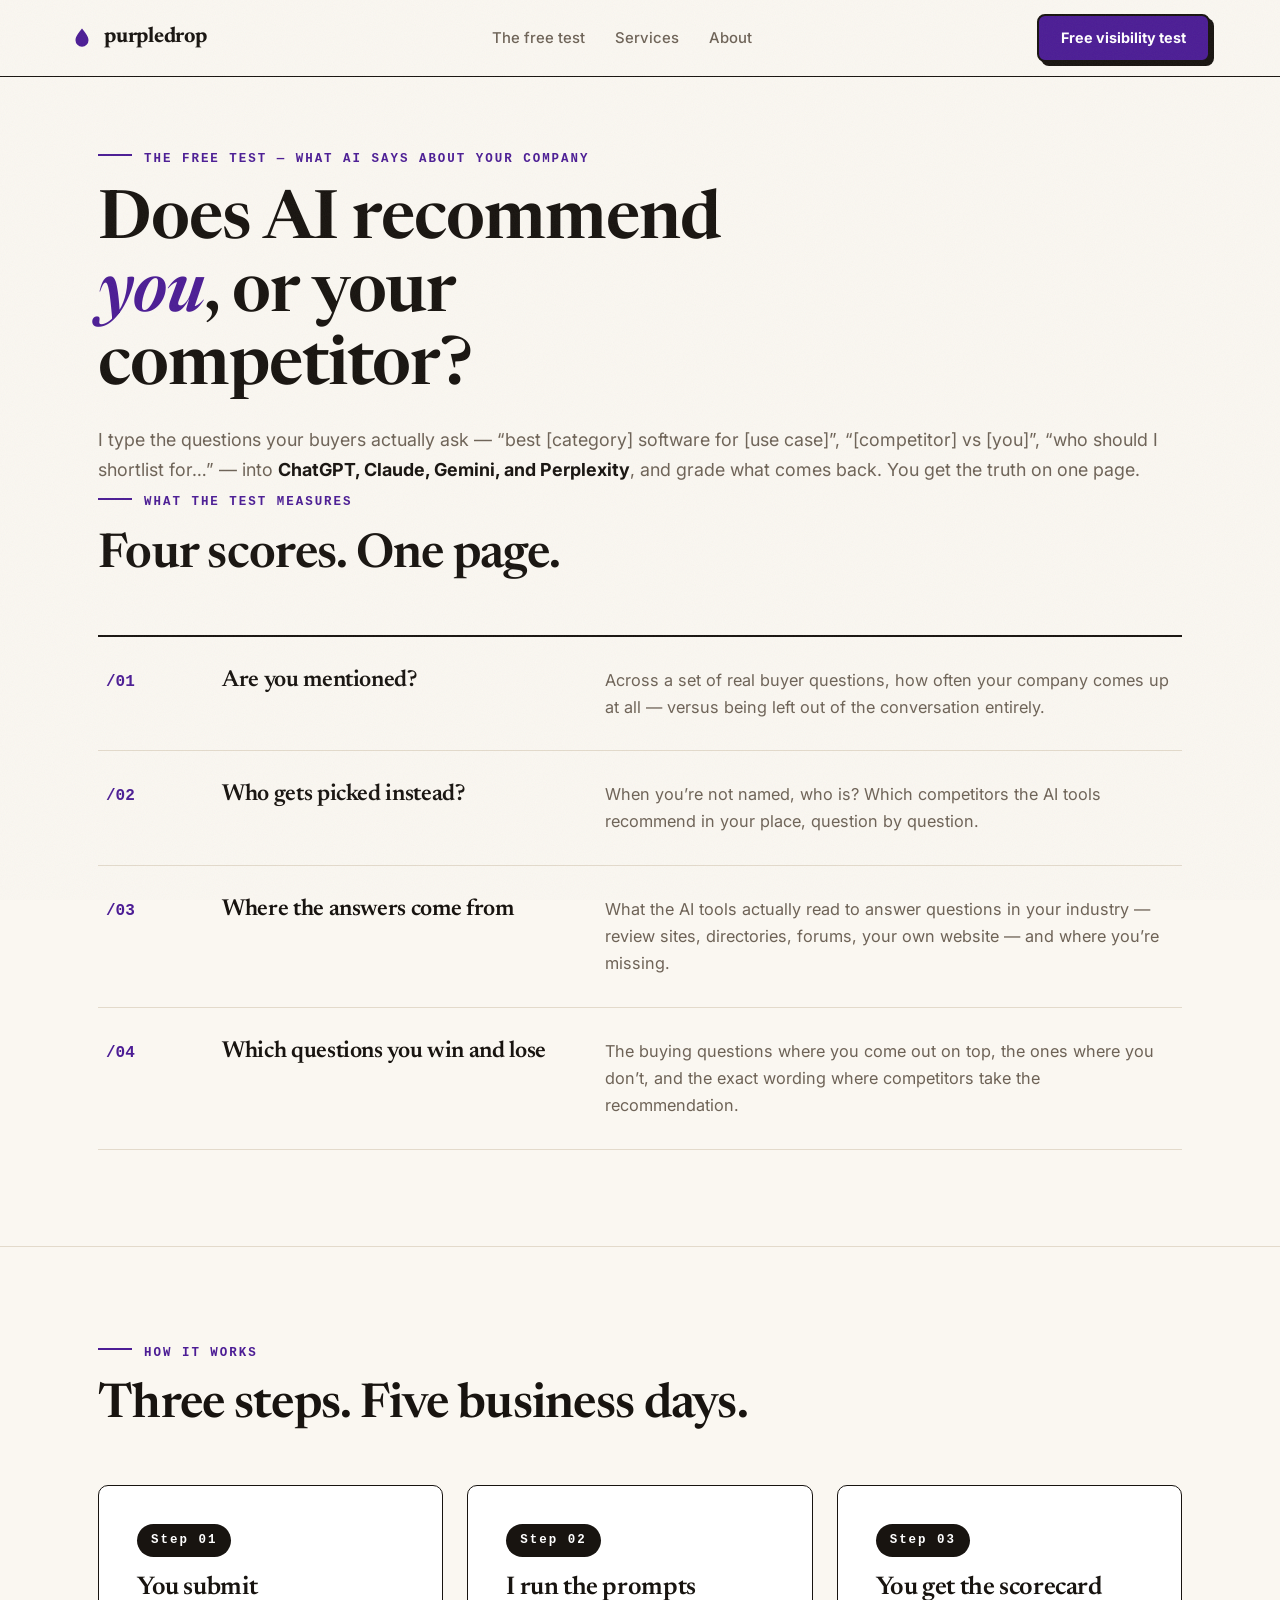
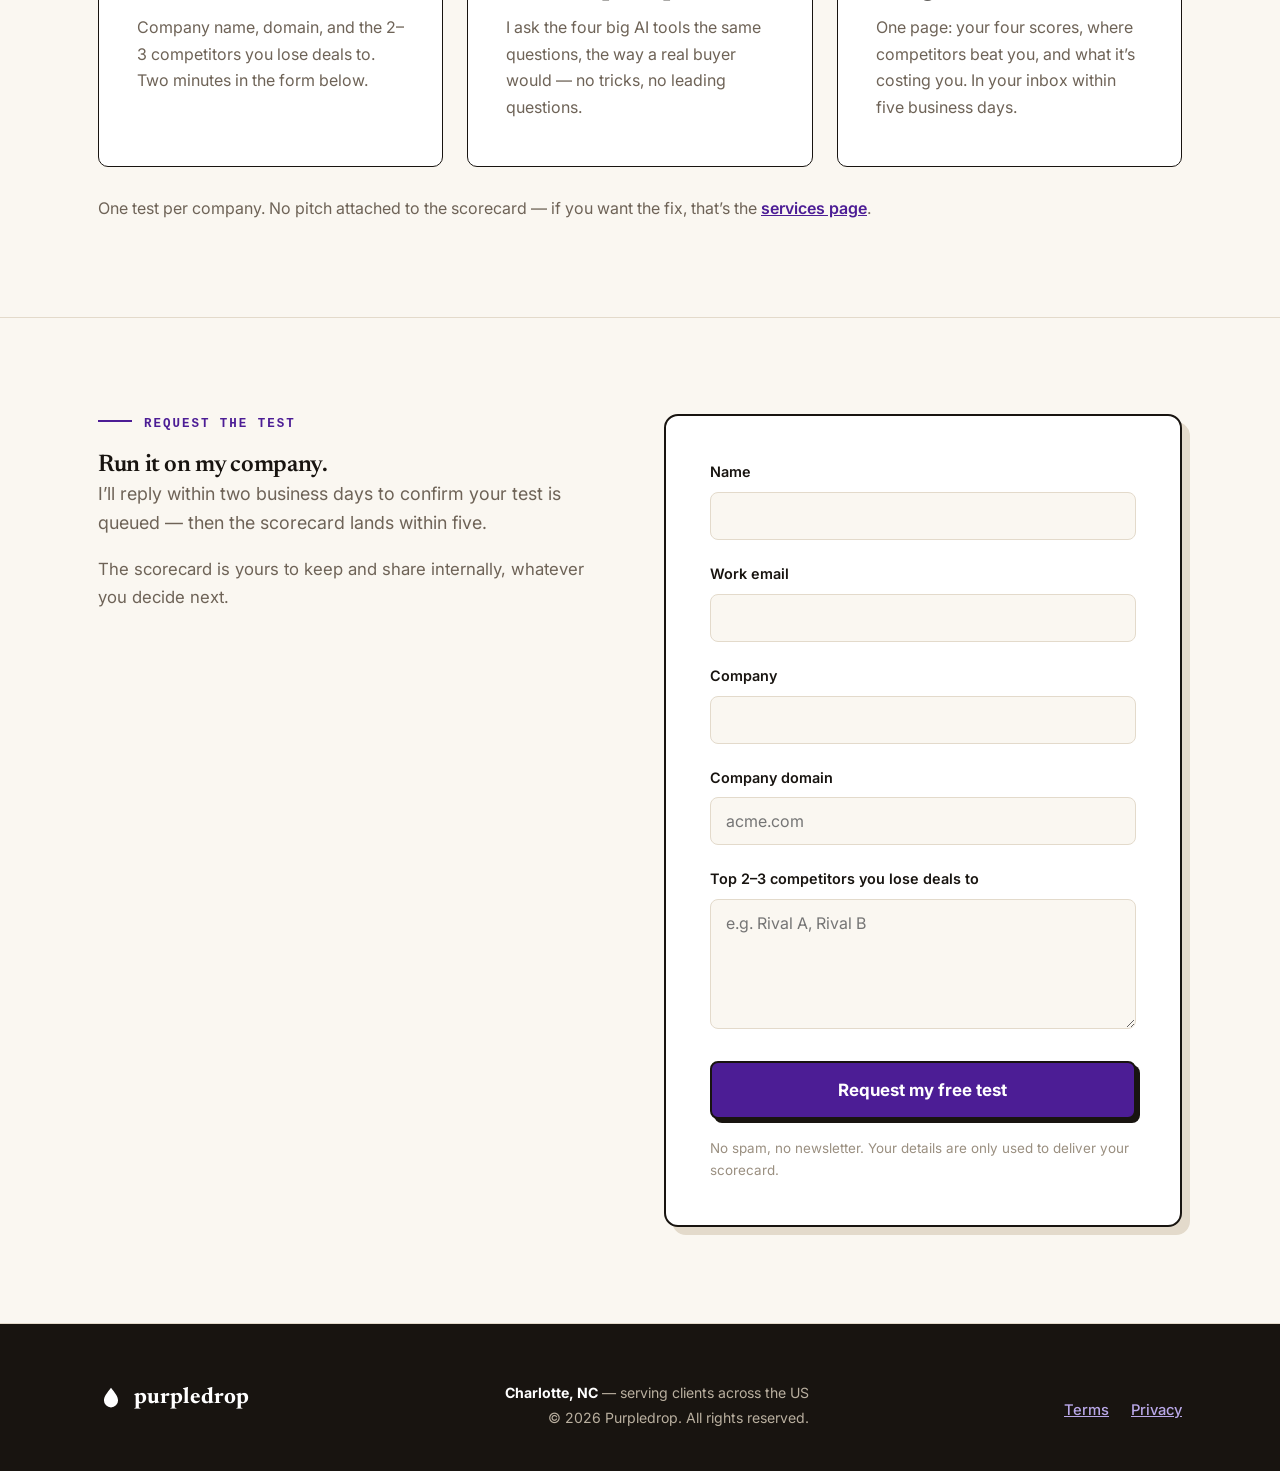
<file: test.html>
<!DOCTYPE html>
<html lang="en">
<head>
<meta charset="UTF-8">
<meta name="viewport" content="width=device-width, initial-scale=1.0">
<title>Free AEO/GEO/AIO Visibility Test — Purpledrop</title>
<meta name="description" content="Free test: find out how your company appears when buyers ask ChatGPT, Claude, Gemini, and Perplexity who to buy from. One-page scorecard, no pitch attached.">
<link rel="preconnect" href="https://fonts.googleapis.com">
<link rel="preconnect" href="https://fonts.gstatic.com" crossorigin>
<link href="https://fonts.googleapis.com/css2?family=Inter:wght@400;500;600;700&family=Newsreader:ital,opsz,wght@0,6..72,400;0,6..72,600;0,6..72,700;1,6..72,400;1,6..72,600&display=swap" rel="stylesheet">
<link rel="stylesheet" href="styles.css">
<script>document.documentElement.classList.add('js');</script>
</head>
<body>

<header class="nav">
  <div class="wrap nav-inner">
    <a class="brand" href="index.html" aria-label="Purpledrop home">
      <svg class="dropmark" viewBox="0 0 24 24" aria-hidden="true"><path d="M12 2.5c3.2 4.1 6.5 7.9 6.5 11.7a6.5 6.5 0 1 1-13 0C5.5 10.4 8.8 6.6 12 2.5Z" fill="#4C1D95"/></svg>
      purpledrop
    </a>
    <nav class="nav-links" aria-label="Primary">
      <a href="test.html" aria-current="page">The free test</a>
      <a href="services.html">Services</a>
      <a href="about.html">About</a>
    </nav>
    <a class="btn btn-sm" href="#request">Free visibility test</a>
  </div>
</header>

<main>
  <!-- INTRO -->
  <section class="section page-hero">
    <div class="wrap">
      <p class="kicker reveal"><span class="rule"></span>The free test — what AI says about your company</p>
      <h1 class="reveal" style="font-size:clamp(2.6rem,5.4vw,4.2rem);max-width:16ch;">Does AI recommend <em style="color:var(--purple);">you</em>, or your competitor?</h1>
      <p class="section-sub reveal" style="margin-top:20px;">I type the questions your buyers actually ask — &ldquo;best [category] software for [use case]&rdquo;, &ldquo;[competitor] vs [you]&rdquo;, &ldquo;who should I shortlist for&hellip;&rdquo; — into <strong style="color:var(--ink);">ChatGPT, Claude, Gemini, and Perplexity</strong>, and grade what comes back. You get the truth on one page.</p>
    </div>
  </section>

  <!-- WHAT IT MEASURES -->
  <section class="section" style="padding-top:0;">
    <div class="wrap">
      <div class="section-head">
        <p class="kicker reveal"><span class="rule"></span>What the test measures</p>
        <h2 class="reveal">Four scores. One page.</h2>
      </div>
      <div class="rows">
        <div class="row reveal">
          <span class="n">/01</span>
          <h3>Are you mentioned?</h3>
          <p>Across a set of real buyer questions, how often your company comes up at all — versus being left out of the conversation entirely.</p>
        </div>
        <div class="row reveal">
          <span class="n">/02</span>
          <h3>Who gets picked instead?</h3>
          <p>When you&rsquo;re not named, who is? Which competitors the AI tools recommend in your place, question by question.</p>
        </div>
        <div class="row reveal">
          <span class="n">/03</span>
          <h3>Where the answers come from</h3>
          <p>What the AI tools actually read to answer questions in your industry — review sites, directories, forums, your own website — and where you&rsquo;re missing.</p>
        </div>
        <div class="row reveal">
          <span class="n">/04</span>
          <h3>Which questions you win and lose</h3>
          <p>The buying questions where you come out on top, the ones where you don&rsquo;t, and the exact wording where competitors take the recommendation.</p>
        </div>
      </div>
    </div>
  </section>

  <!-- HOW IT WORKS -->
  <section class="section">
    <div class="wrap">
      <div class="section-head">
        <p class="kicker reveal"><span class="rule"></span>How it works</p>
        <h2 class="reveal">Three steps. Five business days.</h2>
      </div>
      <div class="steps steps-3">
        <div class="step reveal">
          <p class="wk">Step 01</p>
          <h3>You submit</h3>
          <p>Company name, domain, and the 2–3 competitors you lose deals to. Two minutes in the form below.</p>
        </div>
        <div class="step reveal">
          <p class="wk">Step 02</p>
          <h3>I run the prompts</h3>
          <p>I ask the four big AI tools the same questions, the way a real buyer would — no tricks, no leading questions.</p>
        </div>
        <div class="step reveal">
          <p class="wk">Step 03</p>
          <h3>You get the scorecard</h3>
          <p>One page: your four scores, where competitors beat you, and what it&rsquo;s costing you. In your inbox within five business days.</p>
        </div>
      </div>
      <p class="reveal" style="margin-top:28px;color:var(--muted);">One test per company. No pitch attached to the scorecard — if you want the fix, that&rsquo;s the <a href="services.html" style="color:var(--purple);font-weight:600;">services page</a>.</p>
    </div>
  </section>

  <!-- FORM -->
  <section id="request" class="section">
    <div class="wrap contact-grid">
      <div class="reveal">
        <p class="kicker"><span class="rule"></span>Request the test</p>
        <h2>Run it on my company.</h2>
        <p class="section-sub">I&rsquo;ll reply within two business days to confirm your test is queued — then the scorecard lands within five.</p>
        <p class="contact-note">The scorecard is yours to keep and share internally, whatever you decide next.</p>
      </div>
      <!-- FORM BACKEND: not wired yet. See README before launch. -->
      <form data-lead method="POST" action="#" class="reveal">
        <label for="t-name">Name</label>
        <input id="t-name" name="name" type="text" required autocomplete="name">
        <label for="t-email">Work email</label>
        <input id="t-email" name="email" type="email" required autocomplete="email">
        <label for="t-company">Company</label>
        <input id="t-company" name="company" type="text" required autocomplete="organization">
        <label for="t-domain">Company domain</label>
        <input id="t-domain" name="domain" type="text" required placeholder="acme.com" autocomplete="url">
        <label for="t-comp">Top 2–3 competitors you lose deals to</label>
        <textarea id="t-comp" name="competitors" required placeholder="e.g. Rival A, Rival B"></textarea>
        <button class="btn btn-lg btn-block" type="submit">Request my free test</button>
        <p class="form-note">No spam, no newsletter. Your details are only used to deliver your scorecard.</p>
        <p class="form-status" role="status"></p>
      </form>
    </div>
  </section>
</main>

<footer>
  <div class="wrap foot-inner">
    <a class="foot-brand" href="index.html">
      <svg class="dropmark" viewBox="0 0 24 24" aria-hidden="true"><path d="M12 2.5c3.2 4.1 6.5 7.9 6.5 11.7a6.5 6.5 0 1 1-13 0C5.5 10.4 8.8 6.6 12 2.5Z" fill="#fff"/></svg>
      purpledrop
    </a>
    <p class="foot-note"><strong>Charlotte, NC</strong> — serving clients across the US<br>&copy; 2026 Purpledrop. All rights reserved.</p>
    <nav class="foot-links" aria-label="Legal">
      <a href="terms.html">Terms</a>
      <a href="privacy.html">Privacy</a>
    </nav>
  </div>
</footer>

<script type="module" src="main.js"></script>
</body>
</html>
</file>
<file: styles.css>
/* Purpledrop v3 — editorial, anti-slop.
   Paper + ink + one solid purple. Serif headlines, mono labels.
   No gradients-as-decoration, no glows, no glass. */
:root{
  --paper:#FAF7F1;
  --paper-deep:#F3EEE4;
  --card:#FFFFFF;
  --ink:#181410;
  --muted:#6E6357;
  --faint:#9A8F80;
  --line:#E3DACB;
  --purple:#4C1D95;
  --purple-deep:#3A1369;
  --purple-soft:#ECE4F7;
  --radius:10px;
  --font-display:"Newsreader",Georgia,"Times New Roman",serif;
  --font-body:"Inter",-apple-system,BlinkMacSystemFont,"Segoe UI",sans-serif;
  --font-mono:ui-monospace,"SF Mono","Cascadia Code",Menlo,Consolas,monospace;
}
*{box-sizing:border-box;margin:0;padding:0}
html{scroll-behavior:smooth}
body{font-family:var(--font-body);background:var(--paper);color:var(--ink);
  line-height:1.65;-webkit-font-smoothing:antialiased;overflow-x:hidden}
/* faint paper grain */
body::after{content:"";position:fixed;inset:0;pointer-events:none;z-index:200;opacity:.05;
  background-image:url("data:image/svg+xml,%3Csvg xmlns='http://www.w3.org/2000/svg' width='140' height='140'%3E%3Cfilter id='n'%3E%3CfeTurbulence type='fractalNoise' baseFrequency='0.9' numOctaves='2'/%3E%3C/filter%3E%3Crect width='140' height='140' filter='url(%23n)' opacity='1'/%3E%3C/svg%3E")}
h1,h2,h3{font-family:var(--font-display);line-height:1.08;letter-spacing:-.015em;font-weight:600}
.wrap{max-width:1140px;margin:0 auto;padding:0 28px}
::selection{background:var(--purple);color:#fff}

/* ---------- Kicker labels (mono, report-style) ---------- */
.kicker{font-family:var(--font-mono);font-size:.78rem;font-weight:600;letter-spacing:.16em;
  text-transform:uppercase;color:var(--purple);margin-bottom:18px}
.kicker .rule{display:inline-block;width:34px;height:2px;background:var(--purple);
  vertical-align:middle;margin-right:12px;transform:translateY(-3px)}

/* ---------- Nav ---------- */
.nav{position:sticky;top:0;z-index:100;background:rgba(250,247,241,.92);
  backdrop-filter:blur(10px);border-bottom:1px solid var(--ink)}
.nav-inner{display:flex;align-items:center;justify-content:space-between;padding:14px 0}
.brand{display:flex;align-items:center;gap:10px;text-decoration:none;color:var(--ink);
  font-family:var(--font-display);font-weight:700;font-size:1.35rem;letter-spacing:-.01em}
.brand .dropmark{width:24px;height:24px}
.nav-links{display:flex;gap:30px}
.nav-links a{color:var(--muted);text-decoration:none;font-size:.93rem;font-weight:500}
.nav-links a:hover{color:var(--ink);text-decoration:underline;text-underline-offset:4px}

/* ---------- Buttons: solid, hard shadow, tactile ---------- */
.btn{display:inline-block;background:var(--purple);color:#fff;font-weight:700;font-size:1rem;
  padding:15px 32px;border-radius:8px;text-decoration:none;border:2px solid var(--ink);
  box-shadow:4px 4px 0 var(--ink);cursor:pointer;font-family:var(--font-body);
  transition:transform .15s,box-shadow .15s}
.btn:hover{transform:translate(-2px,-2px);box-shadow:6px 6px 0 var(--ink);background:var(--purple-deep)}
.btn:active{transform:translate(2px,2px);box-shadow:0 0 0 var(--ink)}
.btn-sm{padding:10px 22px;font-size:.9rem}
.btn-lg{padding:17px 38px;font-size:1.06rem}
.btn-block{width:100%;margin-top:24px}
.btn-text{display:inline-block;font-weight:700;color:var(--ink);text-decoration:underline;
  text-decoration-thickness:2px;text-underline-offset:6px;text-decoration-color:var(--purple);
  padding:15px 4px;font-size:1rem}
.btn-text:hover{color:var(--purple)}

/* ---------- Hero ---------- */
.hero{border-bottom:1px solid var(--ink);padding:84px 0 96px;position:relative;overflow:hidden}
.hero-grid{display:grid;grid-template-columns:1.15fr .85fr;gap:48px;align-items:center}
.hero h1{font-size:clamp(2.9rem,6vw,4.9rem);margin:0 0 26px;max-width:12ch}
.hero h1 em{font-style:italic;color:var(--purple)}
.lede{font-size:1.22rem;color:var(--muted);max-width:34em;margin-bottom:38px}
.lede strong{color:var(--ink)}
.cta-row{display:flex;gap:26px;align-items:center;flex-wrap:wrap;margin-bottom:30px}
.hero-meta{font-family:var(--font-mono);font-size:.8rem;color:var(--faint);letter-spacing:.06em}
.hero-meta strong{color:var(--ink)}
/* 3D droplet stage */
.drop-stage{position:relative;display:flex;align-items:center;justify-content:center;min-height:420px}
#drop-3d{width:min(400px,80vw);height:min(400px,80vw);display:block;cursor:grab}
#drop-3d:active{cursor:grabbing}
.drop-fallback{width:min(300px,70vw);display:none}
.drop-shadow{position:absolute;bottom:8%;left:50%;transform:translateX(-50%);width:56%;height:34px;
  background:radial-gradient(ellipse at center,rgba(24,20,16,.28),transparent 70%)}
.drop-caption{position:absolute;bottom:-6px;left:50%;transform:translateX(-50%);
  font-family:var(--font-mono);font-size:.72rem;letter-spacing:.14em;color:var(--faint);white-space:nowrap}

/* ---------- Sections ---------- */
.section{padding:96px 0;border-bottom:1px solid var(--line)}
.section-head{margin-bottom:52px;max-width:760px}
.section-head h2{font-size:clamp(2rem,3.8vw,3rem);margin-bottom:16px}
.section-sub{color:var(--muted);font-size:1.12rem}

/* ---------- Reveal ---------- */
.reveal{transition:opacity .65s ease,transform .65s cubic-bezier(.2,.7,.3,1)}
.js .reveal{opacity:0;transform:translateY(22px)}
.reveal.visible{opacity:1;transform:none}
@media(prefers-reduced-motion:reduce){
  .reveal{opacity:1!important;transform:none!important;transition:none}
  html{scroll-behavior:auto}
}

/* ---------- Problem cards ---------- */
.problem-grid{display:grid;grid-template-columns:repeat(2,1fr);gap:24px}
.pcard{background:var(--card);border:1.5px solid var(--ink);border-radius:var(--radius);
  padding:32px;transition:transform .18s,box-shadow .18s}
.pcard:hover{transform:translate(-3px,-3px);box-shadow:6px 6px 0 var(--purple)}
.pcard .idx{font-family:var(--font-mono);font-size:.78rem;font-weight:700;color:var(--purple);
  letter-spacing:.12em;margin-bottom:14px}
.pcard h3{font-size:1.35rem;margin-bottom:10px}
.pcard p{color:var(--muted)}
.pcard p strong{color:var(--ink)}

/* ---------- Deliverables: report rows ---------- */
.rows{border-top:2px solid var(--ink)}
.row{display:grid;grid-template-columns:88px 1fr 1.6fr;gap:28px;align-items:baseline;
  padding:30px 8px;border-bottom:1px solid var(--line);transition:background .18s}
.row:hover{background:var(--purple-soft)}
.row .n{font-family:var(--font-mono);font-weight:700;font-size:1rem;color:var(--purple)}
.row h3{font-size:1.45rem}
.row p{color:var(--muted);font-size:1.02rem}

/* ---------- Process ---------- */
.steps{display:grid;grid-template-columns:1fr 1fr;gap:24px}
.step{background:var(--card);border:1.5px solid var(--ink);border-radius:var(--radius);padding:38px}
.step .wk{font-family:var(--font-mono);font-size:.78rem;font-weight:700;letter-spacing:.16em;
  color:#fff;background:var(--ink);display:inline-block;padding:6px 14px;border-radius:999px;margin-bottom:18px}
.step h3{font-size:1.6rem;margin-bottom:12px}
.step p{color:var(--muted);margin-bottom:8px}
.step ul{margin:16px 0 0 20px;color:var(--muted)}
.step li{margin-bottom:8px}
.step li::marker{color:var(--purple)}

/* ---------- Pricing ---------- */
.price-panel{background:var(--card);border:2px solid var(--ink);border-radius:14px;
  box-shadow:8px 8px 0 var(--purple);display:grid;grid-template-columns:1.1fr 1fr;overflow:hidden}
.price-main{padding:52px}
.price-main .amount{font-family:var(--font-display);font-size:clamp(3.2rem,5vw,4.4rem);
  font-weight:700;letter-spacing:-.02em;line-height:1}
.price-main .per{font-family:var(--font-mono);font-size:.85rem;color:var(--muted);margin:10px 0 24px}
.price-main ul{list-style:none;margin-bottom:34px}
.price-main li{padding:11px 0;border-bottom:1px solid var(--line);font-size:1rem}
.price-main li:last-child{border:none}
.price-main li::before{content:"—";color:var(--purple);font-weight:700;margin-right:12px}
.guarantee{background:var(--purple);color:#fff;padding:52px;display:flex;flex-direction:column;justify-content:center}
.guarantee .g-label{font-family:var(--font-mono);font-size:.75rem;font-weight:700;letter-spacing:.18em;
  text-transform:uppercase;color:#D9C9F5;margin-bottom:16px}
.guarantee h3{font-size:1.7rem;margin-bottom:14px;color:#fff}
.guarantee p{color:#E4D9F7}
.guarantee p + p{margin-top:12px;font-size:.95rem;color:#CBB8EE;font-style:italic;font-family:var(--font-display);font-size:1.08rem}

/* ---------- Fit ---------- */
.fit-grid{display:grid;grid-template-columns:1fr 1fr;gap:24px}
.fit{background:var(--card);border:1.5px solid var(--ink);border-radius:var(--radius);padding:36px}
.fit h3{font-size:1.4rem;margin-bottom:18px}
.fit ul{list-style:none}
.fit li{padding:9px 0 9px 34px;position:relative;color:var(--muted)}
.fit li::before{position:absolute;left:0;font-family:var(--font-mono);font-weight:700}
.fit-yes li::before{content:"✓";color:var(--purple)}
.fit-no li::before{content:"×";color:#B3402A}

/* ---------- About ---------- */
.about-card{border-left:6px solid var(--purple);padding-left:44px;max-width:860px}
.about-card h2{font-size:clamp(2rem,3.6vw,2.8rem);margin-bottom:26px}
.about-card p{color:var(--muted);font-size:1.1rem;margin-bottom:18px;max-width:44em}
.about-card p strong{color:var(--ink)}
.pull{font-family:var(--font-display);font-style:italic;font-size:1.5rem!important;
  color:var(--ink)!important;margin-top:28px!important}

/* ---------- FAQ ---------- */
.faq-list{max-width:820px}
.faq-list details{border-top:1.5px solid var(--ink);padding:24px 4px}
.faq-list details:last-child{border-bottom:1.5px solid var(--ink)}
.faq-list summary{font-family:var(--font-display);font-weight:600;font-size:1.25rem;cursor:pointer;
  list-style:none;display:flex;justify-content:space-between;align-items:baseline;gap:20px}
.faq-list summary::-webkit-details-marker{display:none}
.faq-list summary::after{content:"+";font-family:var(--font-mono);color:var(--purple);
  font-size:1.4rem;flex-shrink:0;transition:transform .2s}
.faq-list details[open] summary::after{transform:rotate(45deg)}
.faq-list details p{color:var(--muted);margin-top:12px;max-width:42em}

/* ---------- Contact ---------- */
.contact-grid{display:grid;grid-template-columns:1fr 1.05fr;gap:72px;align-items:start}
.contact-note{color:var(--muted);font-size:1.05rem;margin-top:18px}
form{background:var(--card);border:2px solid var(--ink);border-radius:14px;padding:44px;
  box-shadow:8px 8px 0 var(--line)}
label{display:block;font-weight:600;font-size:.9rem;margin:22px 0 8px}
label:first-child{margin-top:0}
input,select,textarea{width:100%;padding:13px 15px;border:1.5px solid var(--line);border-radius:8px;
  font-size:1rem;font-family:var(--font-body);background:var(--paper);color:var(--ink);
  transition:border-color .15s,box-shadow .15s}
input:focus,select:focus,textarea:focus{outline:none;border-color:var(--purple);
  box-shadow:0 0 0 3px var(--purple-soft);background:#fff}
textarea{min-height:130px;resize:vertical}
.form-note{font-size:.84rem;color:var(--faint);margin-top:18px}
#form-status{margin-top:16px;font-weight:600;display:none;color:var(--purple)}

/* ---------- Footer ---------- */
footer{background:var(--ink);color:#B9AF9F;padding:56px 0 40px}
.foot-inner{display:flex;justify-content:space-between;align-items:flex-start;gap:24px;flex-wrap:wrap}
.foot-brand{display:flex;align-items:center;gap:10px;font-family:var(--font-display);
  font-weight:700;font-size:1.4rem;color:#fff;text-decoration:none}
.foot-brand .dropmark{width:26px;height:26px}
.foot-links{display:flex;gap:22px;margin-top:18px}
.foot-links a{color:#B9A8E8;font-size:.92rem;font-weight:500}
.foot-links a:hover{color:#fff}
/* ---------- Legal pages ---------- */
.legal-body{max-width:760px}
.legal-body>div{margin-bottom:36px}
.legal-body h3{font-family:var(--font-display);font-size:1.45rem;margin-bottom:12px;color:var(--ink)}
.legal-body p{color:var(--muted);margin-bottom:12px}
.legal-body p strong{color:var(--ink)}
footer .foot-note{font-size:.88rem;line-height:1.8;text-align:right}
footer .foot-note strong{color:#fff}

/* ---------- Inner pages ---------- */
.page-hero{padding:72px 0 8px;border-bottom:none}
.page-hero h1{margin-bottom:0}
/* ---------- 3-col steps ---------- */
.steps-3{grid-template-columns:repeat(3,1fr)}
/* ---------- Why-free box ---------- */
.whyfree{border:2px solid var(--ink);border-radius:14px;padding:52px;background:var(--card);
  box-shadow:8px 8px 0 var(--purple-soft);max-width:860px}
.whyfree h2{margin-bottom:18px}
.whyfree p{color:var(--muted);font-size:1.1rem;max-width:40em}
.whyfree-sign{font-family:var(--font-display);font-style:italic;color:var(--ink)!important;
  margin-top:20px!important;font-size:1.25rem!important}
/* ---------- CTA band ---------- */
.band{background:var(--purple);color:#fff;text-align:center;padding:88px 0;border-bottom:1px solid var(--ink)}
.band h2{color:#fff;font-size:clamp(2rem,4vw,3rem);margin-bottom:14px}
.band p{color:#D9C9F5;font-size:1.12rem;margin-bottom:34px}
.btn-light{background:#fff;color:var(--purple-deep);border-color:var(--ink)}
.btn-light:hover{background:var(--purple-soft);color:var(--purple-deep)}
/* ---------- Dropmark + form status ---------- */
.dropmark{width:24px;height:24px;flex-shrink:0}
.form-status{margin-top:16px;font-weight:600;display:none;color:var(--purple)}

/* ---------- Responsive ---------- */
@media(max-width:920px){
  .nav-links{display:none}
  .hero{padding:60px 0 72px}
  .hero-grid{grid-template-columns:1fr;gap:36px}
  .drop-stage{min-height:300px}
  .problem-grid,.fit-grid,.contact-grid{grid-template-columns:1fr}
  .row{grid-template-columns:1fr;gap:8px}
  .steps{grid-template-columns:1fr}
  .price-panel{grid-template-columns:1fr}
  .guarantee{padding:40px 32px}
  .section{padding:72px 0}
  form{padding:32px 24px}
  footer .foot-note{text-align:left}
}
</file>
